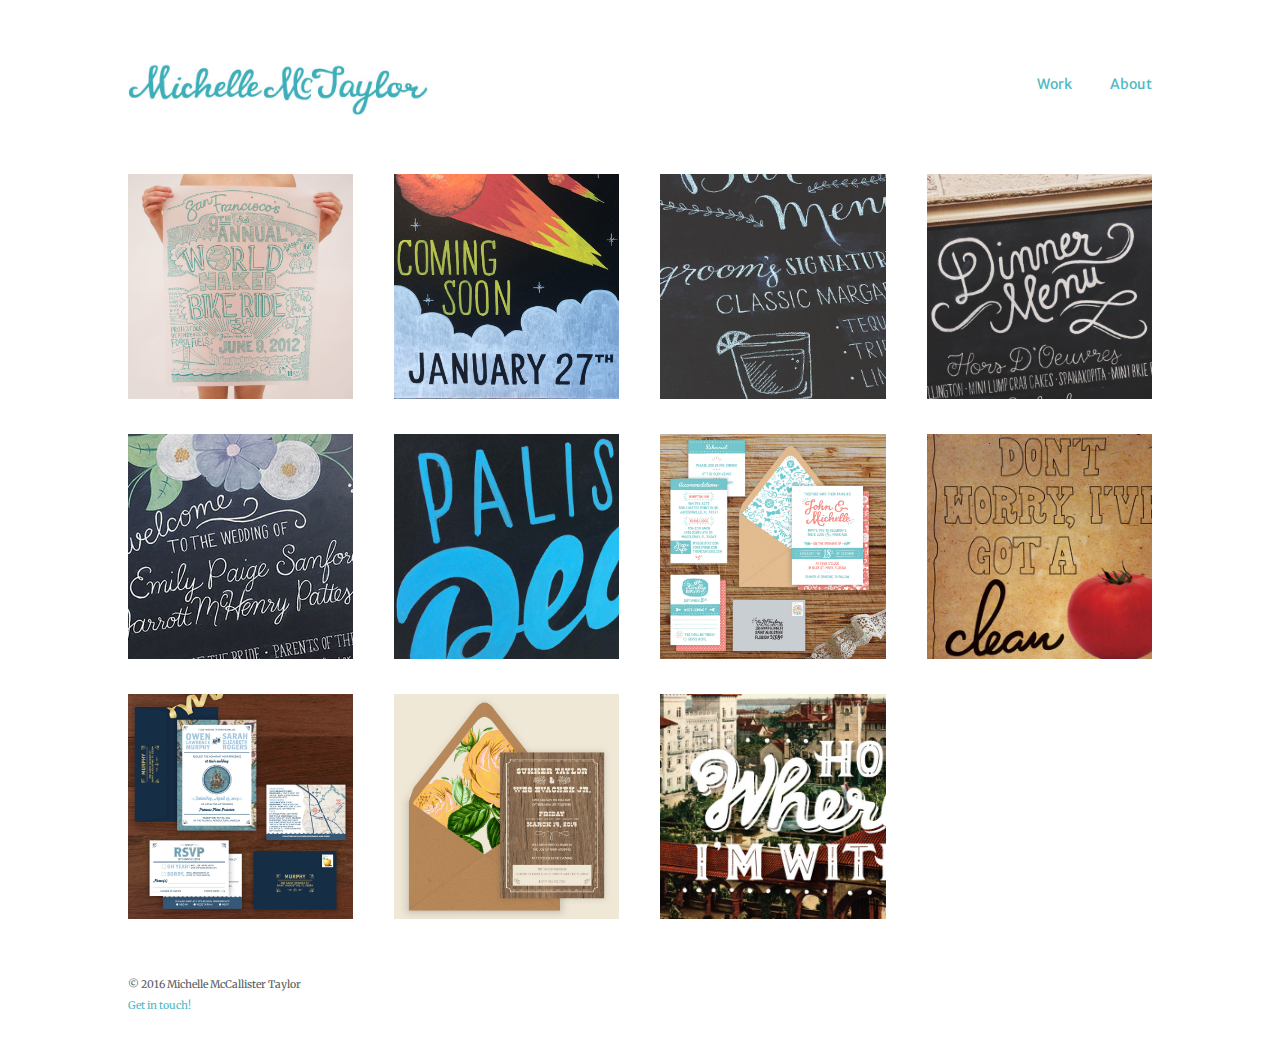
<file: index.html>
<!DOCTYPE html>
<html lang="en">
<head>

  <!-- Basic Page Needs
  –––––––––––––––––––––––––––––––––––––––––––––––––– -->
  <meta charset="utf-8">
  <title>Your page title here :)</title>
  <meta name="description" content="">
  <meta name="author" content="">

  <!-- Mobile Specific Metas
  –––––––––––––––––––––––––––––––––––––––––––––––––– -->
  <meta name="viewport" content="width=device-width, initial-scale=1">

  <!-- FONT
  –––––––––––––––––––––––––––––––––––––––––––––––––– -->
  <link href='https://fonts.googleapis.com/css?family=Merriweather:400,300,300italic,400italic,700,700italic,900,900italic' rel='stylesheet' type='text/css'>
  <link href='https://fonts.googleapis.com/css?family=Merriweather+Sans:400,300italic,300,400italic,700,700italic,800,800italic' rel='stylesheet' type='text/css'>

  <!-- CSS
  –––––––––––––––––––––––––––––––––––––––––––––––––– -->
  <link rel="stylesheet" href="css/normalize.css">
  <link rel="stylesheet" href="css/skeleton.css">
  <link rel="stylesheet" href="css/styles.css">

  <!-- Favicon
  –––––––––––––––––––––––––––––––––––––––––––––––––– -->
  <link rel="icon" type="image/png" href="images/favicon.png">

</head>
<body>
  <nav>
    <div class="container">
      <div class="row">
        <div class="six columns">
          <a href="index.html"><img src="./images/michmctaylor-logo.jpg" style="width: 300px; height: auto;"></img></a>
        </div>
        <div class="six columns">
          <ul>
            <li><a href="index.html">Work</a></li>
            <li><a href="about.html">About</a></li>
          </ul>
        </div>
      </div>
    </div>
  </nav>

  <!-- Primary Page Layout
  –––––––––––––––––––––––––––––––––––––––––––––––––– -->
  <div class="container">
    <div class="row pad">
      <div class="three columns">
        <a href="world-naked-bike-ride.html"><img src="./images/world-naked-bike-ride/wnbr-2.jpg" style="width: 100%; height: auto;"></a>
      </div>
      <div class="three columns">
        <a href="sumo-oranges.html"><img src="./images/sumo-oranges/sumo-oranges-main-1.jpg" style="width: 100%; height: auto;"></a>
      </div>
      <div class="three columns">
        <a href="mathews-wedding-chalkboards.html"><img src="./images/mathews-wedding-chalkboards/bar-menu-main-1.jpg" style="width: 100%; height: auto;"></a>
      </div>
      <div class="three columns">
        <a href="ramirez-wedding-chalkboards.html"><img src="./images/ramirez-wedding-chalkboards/dinner-menu-main-1.jpg" style="width: 100%; height: auto;"></a>
      </div>
    </div>
    <div class="row pad">
      <div class="three columns">
        <a href="patteson-wedding-chalkboards.html"><img src="./images/patteson-wedding-chalkboards/program-main-1.jpg" style="width: 100%; height: auto;"></a>
      </div>
      <div class="three columns">
        <a href="palisade-peaches.html"><img src="./images/palisade-peaches/palisade-peaches-main-1.jpg" style="width: 100%; height: auto;"></a>
      </div>
      <div class="three columns">
        <a href="the-mctaylors.html"><img src="./images/the-mctaylors/the-mctaylors-main-1.jpg" style="width: 100%; height: auto;"></a>
      </div>
      <div class="three columns">
        <a href="go-local-campaign.html"><img src="./images/go-local-campaign/go-local-campaign-main-1.jpg" style="width: 100%; height: auto;"></a>
      </div>
    </div>
    <div class="row pad">
      <div class="three columns">
        <a href="the-murphys.html"><img src="./images/the-murphys/the-murphys-main-1.jpg" style="width: 100%; height: auto;"></a>
      </div>
      <div class="three columns">
        <a href="the-evacheks.html"><img src="./images/the-evacheks/the-evacheks-main-1.jpg" style="width: 100%; height: auto;"></a>
      </div>
      <div class="three columns">
        <a href="home.html"><img src="./images/home/home-main-1.jpg" style="width: 100%; height: auto;"></a>
      </div>
    </div>
  </div>

  <footer>
    <div class="container">
      <div class="row">
        <div class="twelve columns">
          <p>&#169; 2016 Michelle McCallister Taylor<br/>
          <a href="mailto:michmctaylor@gmail.com">Get in touch!</a></p>
        </div>
      </div>
    </div>
  </footer>

<!-- End Document
  –––––––––––––––––––––––––––––––––––––––––––––––––– -->
</body>
</html>
</file>
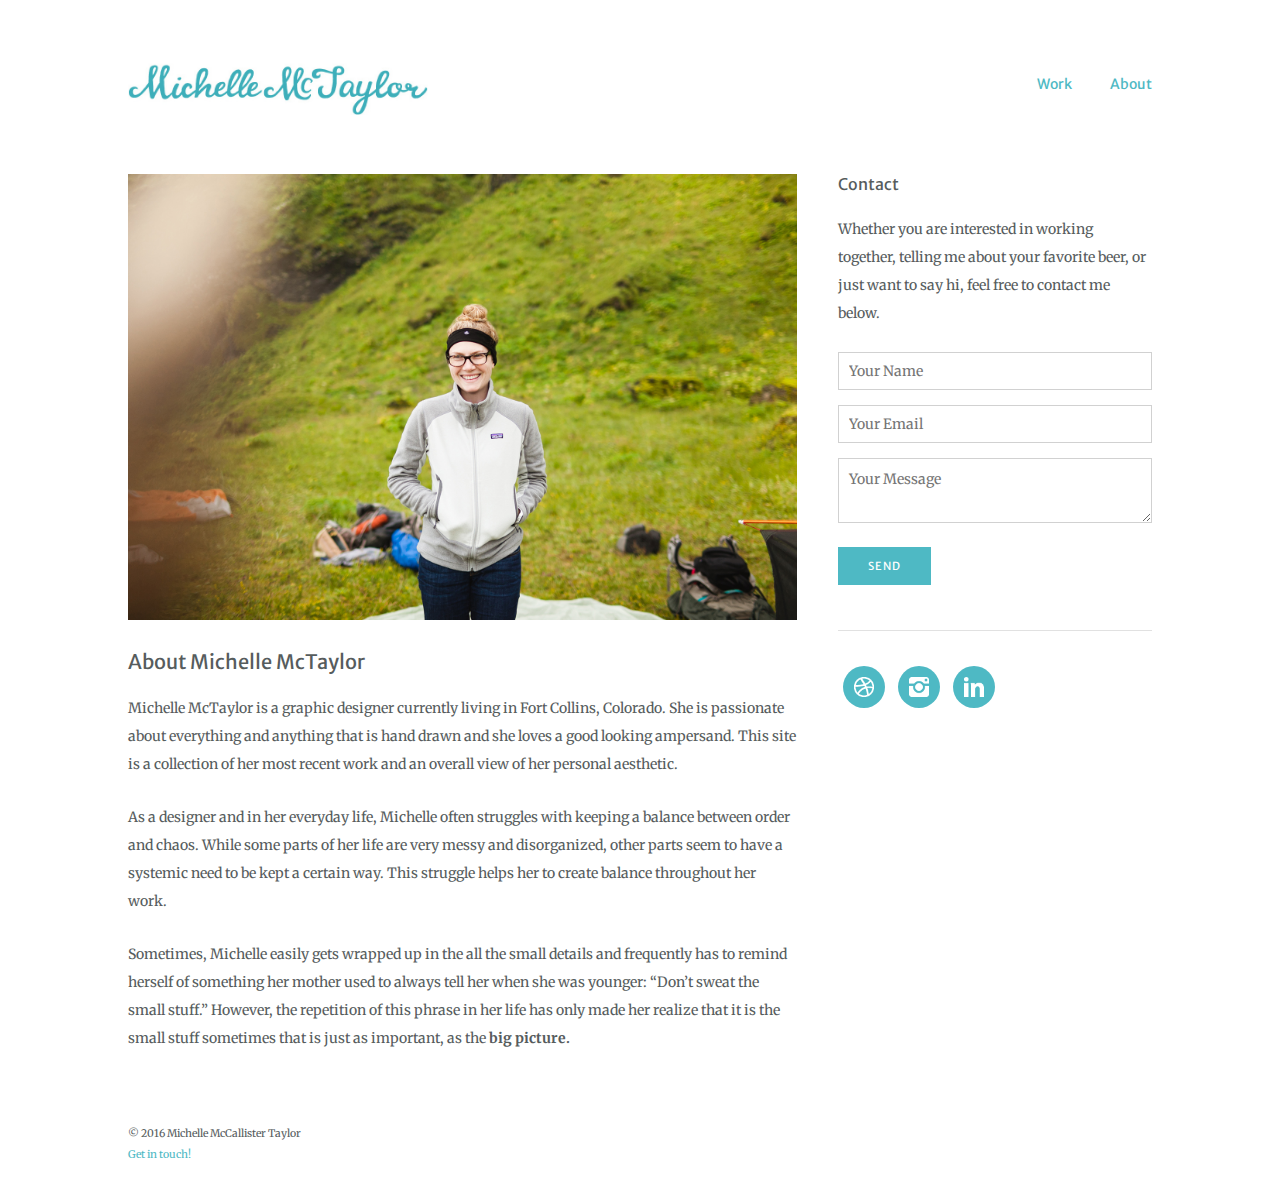
<file: about.html>
<!DOCTYPE html>
<html lang="en">
<head>

  <!-- Basic Page Needs  -->
  <meta charset="utf-8">
  <title>Your page title here :)</title>
  <meta name="description" content="">
  <meta name="author" content="">

  <!-- Mobile Specific Metas  -->
  <meta name="viewport" content="width=device-width, initial-scale=1">

  <!-- FONT  -->
  <link href='https://fonts.googleapis.com/css?family=Merriweather:400,300,300italic,400italic,700,700italic,900,900italic' rel='stylesheet' type='text/css'>
  <link href='https://fonts.googleapis.com/css?family=Merriweather+Sans:400,300italic,300,400italic,700,700italic,800,800italic' rel='stylesheet' type='text/css'>

  <!-- CSS  -->
  <link rel="stylesheet" href="css/normalize.css">
  <link rel="stylesheet" href="css/skeleton.css">
  <link rel="stylesheet" href="css/styles.css">

  <!-- Favicon  -->
  <link rel="icon" type="image/png" href="images/favicon.png">

</head>
<body>
  <nav>
    <div class="container">
      <div class="row">
        <div class="six columns">
          <a href="index.html"><img src="./images/michmctaylor-logo.jpg" style="width: 300px; height: auto;"></img></a>
        </div>
        <div class="six columns">
          <ul>
            <li><a href="index.html">Work</a></li>
            <li><a href="about.html">About</a></li>
          </ul>
        </div>
      </div>
    </div>
  </nav>

  <!-- Primary Page Layout -->
  <div class="container about">
    <div class="row pad">
      <div class="eight columns">
        <img src="./images/me-1.jpg" style="width: 100%; height: auto;">
        <h2>About Michelle McTaylor</h2>
        <p>Michelle McTaylor is a graphic designer currently living in Fort Collins, Colorado. She is passionate about everything and anything that is hand drawn and she loves a good looking ampersand. This site is a collection of her most recent work and an overall view of her personal aesthetic. </p>
        <p>As a designer and in her everyday life, Michelle often struggles with keeping a balance between order and chaos. While some parts of her life are very messy and disorganized, other parts seem to have a systemic need to be kept a certain way. This struggle helps her to create balance throughout her work.</p>
        <p>Sometimes, Michelle easily gets wrapped up in the all the small details and frequently has to remind herself of something her mother used to always tell her when she was younger: “Don’t sweat the small stuff.” However, the repetition of this phrase in her life has only made her realize that it is the small stuff sometimes that is just as important, as the <strong>big picture.</strong></p>
      </div>

      <div class="four columns contact">
        <!-- Contact Us -->
        <h3>Contact</h3>
        <p>Whether you are interested in working together, telling me about your favorite beer, or just want to say hi, feel free to contact me below.
        <form action="//formspree.io/michmctaylor@gmail.com" method="POST">
            <input type="text" name="name" placeholder="Your Name" required>
            <input type="email" name="_replyto" placeholder="Your Email" required>
            <textarea name="message" placeholder="Your Message" required></textarea>
            <input type="submit" value="Send">
        </form>
        <hr>
        <ul class="social">
          <a href="https://dribbble.com/mmctaylor"><li><img src="./images/dribbble-icon.png"></li></a>
          <a href="https://www.instagram.com/michmctaylor/"><li><img src="./images/instagram-icon.png"></li></a>
          <a href="https://www.linkedin.com/in/michelle-taylor-191b70100"><li><img src="./images/linkedin-icon.png"></li></a>
        </ul>
      </div>
    </div>
  </div>
  <footer>
    <div class="container">
      <div class="row">
        <div class="twelve columns">
          <p>&#169; 2016 Michelle McCallister Taylor<br/>
          <a href="mailto:michmctaylor@gmail.com">Get in touch!</a></p>
        </div>
      </div>
    </div>
  </footer>

<!-- End Document -->
</body>
</html>
</file>
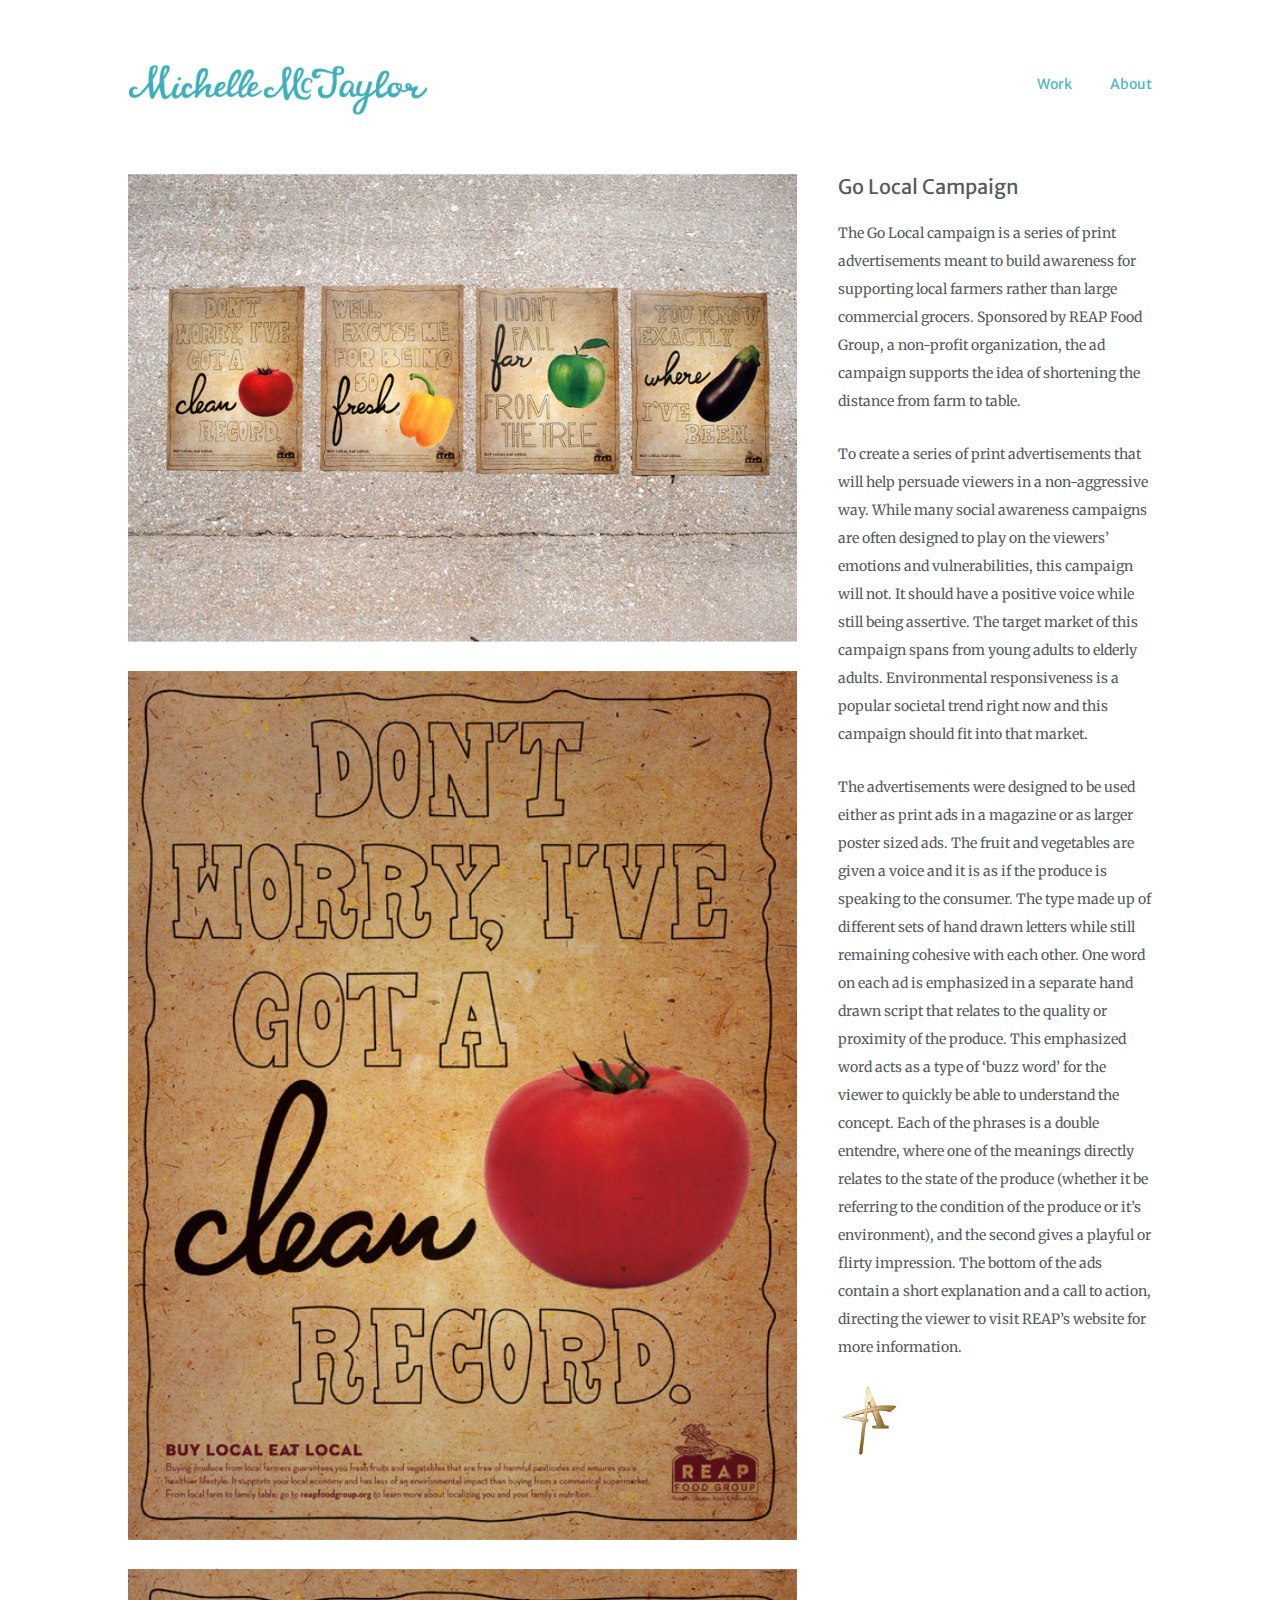
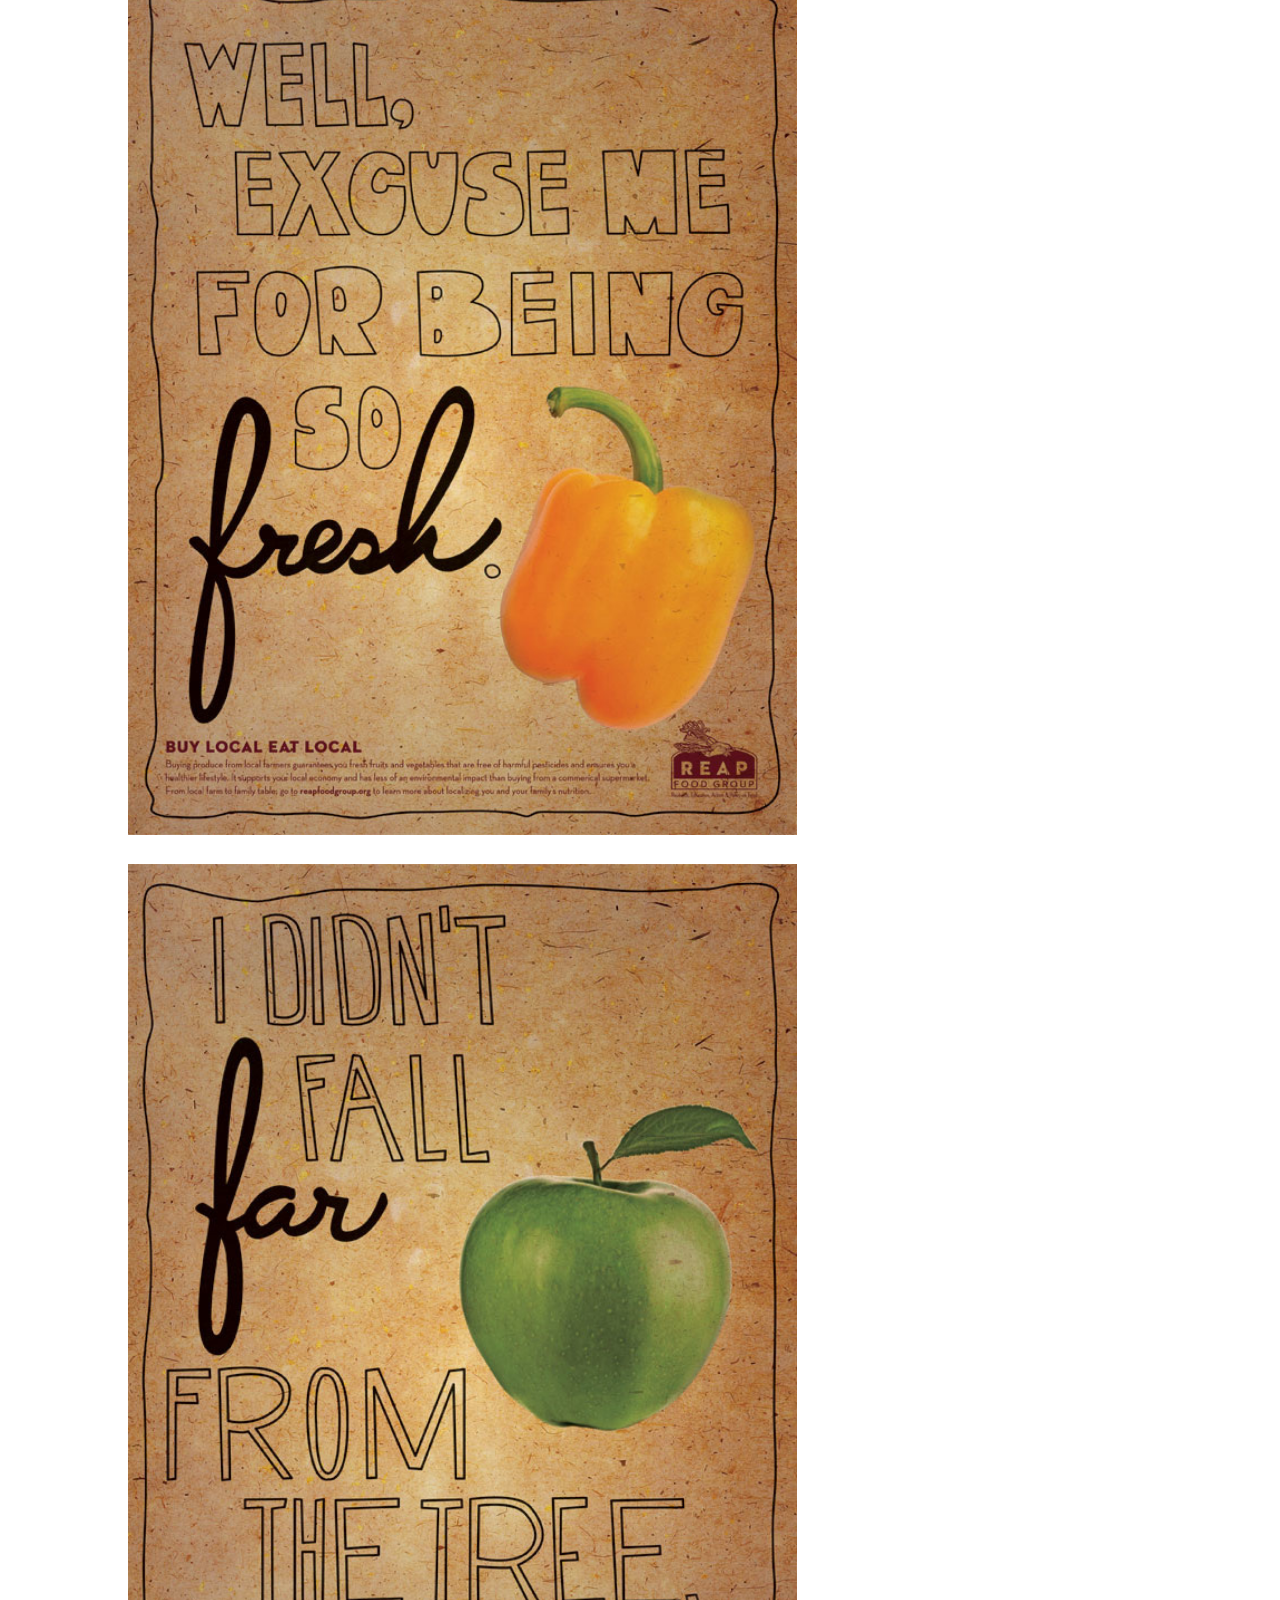
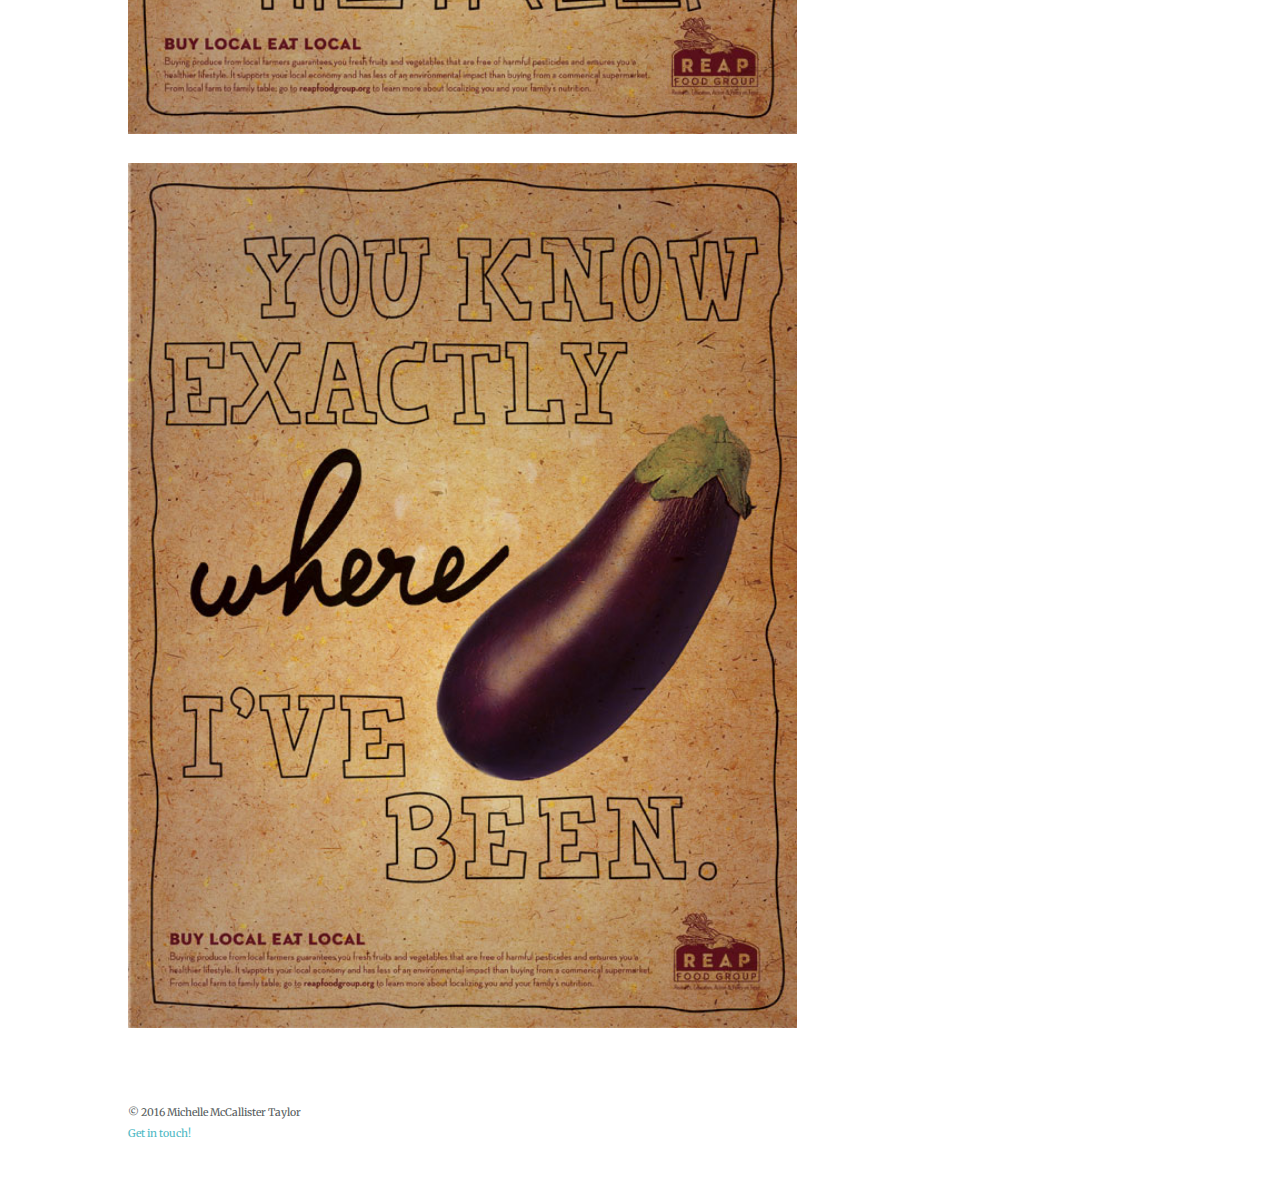
<file: go-local-campaign.html>
<!DOCTYPE html>
<html lang="en">
<head>

  <!-- Basic Page Needs  -->
  <meta charset="utf-8">
  <title>Your page title here :)</title>
  <meta name="description" content="">
  <meta name="author" content="">

  <!-- Mobile Specific Metas  -->
  <meta name="viewport" content="width=device-width, initial-scale=1">

  <!-- FONT  -->
  <link href='https://fonts.googleapis.com/css?family=Merriweather:400,300,300italic,400italic,700,700italic,900,900italic' rel='stylesheet' type='text/css'>
  <link href='https://fonts.googleapis.com/css?family=Merriweather+Sans:400,300italic,300,400italic,700,700italic,800,800italic' rel='stylesheet' type='text/css'>

  <!-- CSS  -->
  <link rel="stylesheet" href="css/normalize.css">
  <link rel="stylesheet" href="css/skeleton.css">
  <link rel="stylesheet" href="css/styles.css">

  <!-- Favicon  -->
  <link rel="icon" type="image/png" href="images/favicon.png">

</head>
<body>
  <nav>
    <div class="container">
      <div class="row">
        <div class="six columns">
          <a href="index.html"><img src="./images/michmctaylor-logo.jpg" style="width: 300px; height: auto;"></img></a>
        </div>
        <div class="six columns">
          <ul>
            <li><a href="index.html">Work</a></li>
            <li><a href="about.html">About</a></li>
          </ul>
        </div>
      </div>
    </div>
  </nav>

  <!-- Primary Page Layout -->
  <div class="container about">
    <div class="row pad">
      <div class="eight columns">
        <img src="./images/go-local-campaign/go-local-campaign-1.jpg" style="width: 100%; height: auto;">
        <img src="./images/go-local-campaign/go-local-campaign-2.jpg" style="width: 100%; height: auto;">
        <img src="./images/go-local-campaign/go-local-campaign-3.jpg" style="width: 100%; height: auto;">
        <img src="./images/go-local-campaign/go-local-campaign-4.jpg" style="width: 100%; height: auto;">
        <img src="./images/go-local-campaign/go-local-campaign-5.jpg" style="width: 100%; height: auto;">
      </div>

      <div class="four columns contact">
        <!-- Contact Us -->
        <h2>Go Local Campaign</h2>
        <p>The Go Local campaign is a series of print advertisements meant to build awareness for supporting local farmers rather than large commercial grocers. Sponsored by REAP Food Group, a non-profit organization, the ad campaign supports the idea of shortening the distance from farm to table.</p>
        <p>To create a series of print advertisements that will help persuade viewers in a non-aggressive way. While many social awareness campaigns are often designed to play on the viewers’ emotions and vulnerabilities, this campaign will not. It should have a positive voice while still being assertive. The target market of this campaign spans from young adults to elderly adults. Environmental responsiveness is a popular societal trend right now and this campaign should fit into that market.</p>
        <p>The advertisements were designed to be used either as print ads in a magazine or as larger poster sized ads. The fruit and vegetables are given a voice and it is as if the produce is speaking to the consumer. The type made up of different sets of hand drawn letters while still remaining cohesive with each other. One word on each ad is emphasized in a separate hand drawn script that relates to the quality or proximity of the produce. This emphasized word acts as a type of ‘buzz word’ for the viewer to quickly be able to understand the concept. Each of the phrases is a double entendre, where one of the meanings directly relates to the state of the produce (whether it be referring to the condition of the produce or it’s environment), and the second gives a playful or flirty impression. The bottom of the ads contain a short explanation and a call to action, directing the viewer to visit REAP’s website for more information.</p>
        <img src="./images/go-local-campaign/addy.png" style="width: 20%; height: auto;">
      </div>
    </div>
  </div>
  </div>
  <footer>
    <div class="container">
      <div class="row">
        <div class="twelve columns">
          <p>&#169; 2016 Michelle McCallister Taylor<br/>
          <a href="mailto:michmctaylor@gmail.com">Get in touch!</a></p>
        </div>
      </div>
    </div>
  </footer>

<!-- End Document -->
</body>
</html>
</file>
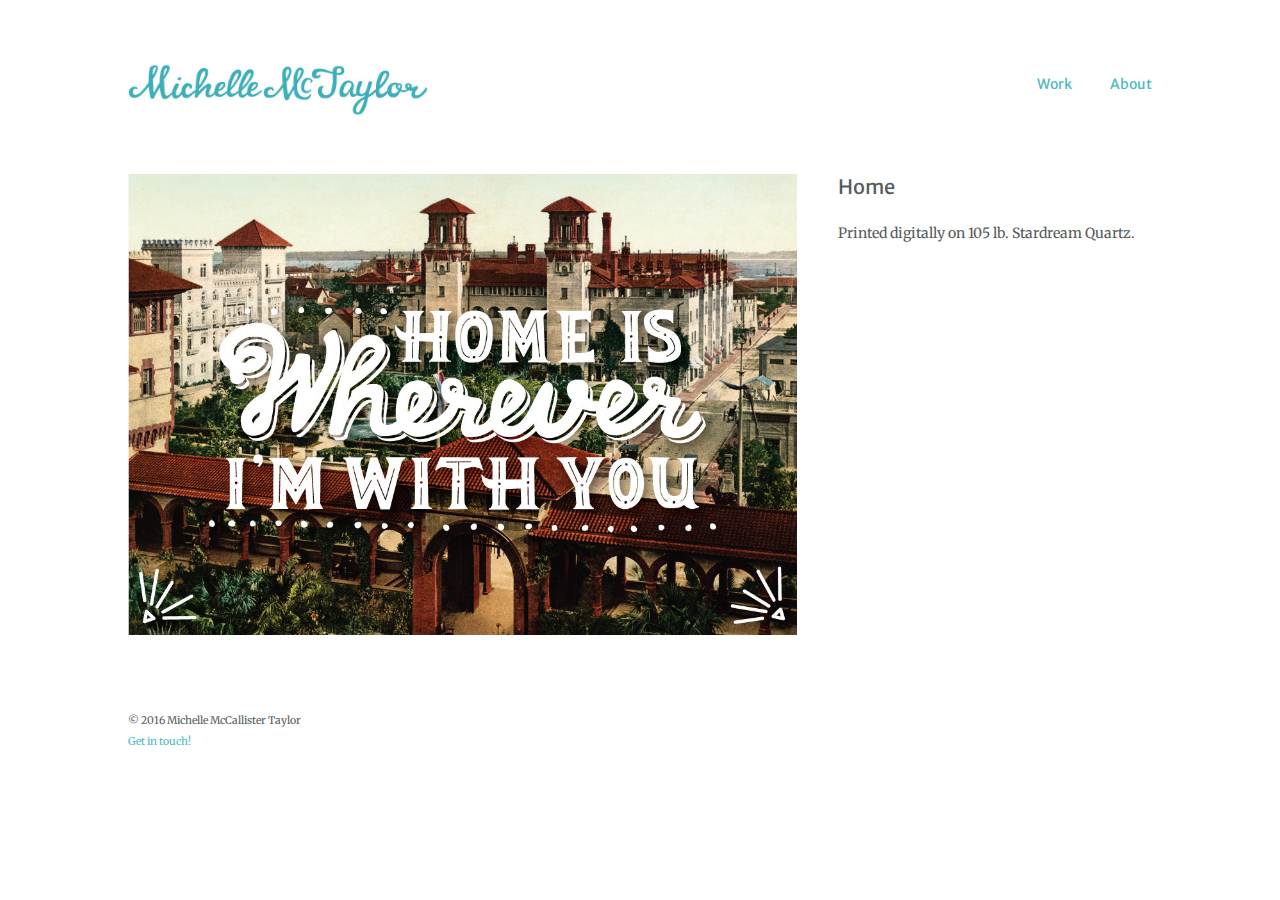
<file: home.html>
<!DOCTYPE html>
<html lang="en">
<head>

  <!-- Basic Page Needs  -->
  <meta charset="utf-8">
  <title>Your page title here :)</title>
  <meta name="description" content="">
  <meta name="author" content="">

  <!-- Mobile Specific Metas  -->
  <meta name="viewport" content="width=device-width, initial-scale=1">

  <!-- FONT  -->
  <link href='https://fonts.googleapis.com/css?family=Merriweather:400,300,300italic,400italic,700,700italic,900,900italic' rel='stylesheet' type='text/css'>
  <link href='https://fonts.googleapis.com/css?family=Merriweather+Sans:400,300italic,300,400italic,700,700italic,800,800italic' rel='stylesheet' type='text/css'>

  <!-- CSS  -->
  <link rel="stylesheet" href="css/normalize.css">
  <link rel="stylesheet" href="css/skeleton.css">
  <link rel="stylesheet" href="css/styles.css">

  <!-- Favicon  -->
  <link rel="icon" type="image/png" href="images/favicon.png">

</head>
<body>
  <nav>
    <div class="container">
      <div class="row">
        <div class="six columns">
          <a href="index.html"><img src="./images/michmctaylor-logo.jpg" style="width: 300px; height: auto;"></img></a>
        </div>
        <div class="six columns">
          <ul>
            <li><a href="index.html">Work</a></li>
            <li><a href="about.html">About</a></li>
          </ul>
        </div>
      </div>
    </div>
  </nav>

  <!-- Primary Page Layout -->
  <div class="container about">
    <div class="row pad">
      <div class="eight columns">
        <img src="./images/home/home-1.jpg" style="width: 100%; height: auto;">
      </div>

      <div class="four columns contact">
        <!-- Contact Us -->
        <h2>Home</h2>
        <p>Printed digitally on 105 lb. Stardream Quartz.</p>
      </div>
    </div>
  </div>
  </div>
  <footer>
    <div class="container">
      <div class="row">
        <div class="twelve columns">
          <p>&#169; 2016 Michelle McCallister Taylor<br/>
          <a href="mailto:michmctaylor@gmail.com">Get in touch!</a></p>
        </div>
      </div>
    </div>
  </footer>

<!-- End Document -->
</body>
</html>
</file>
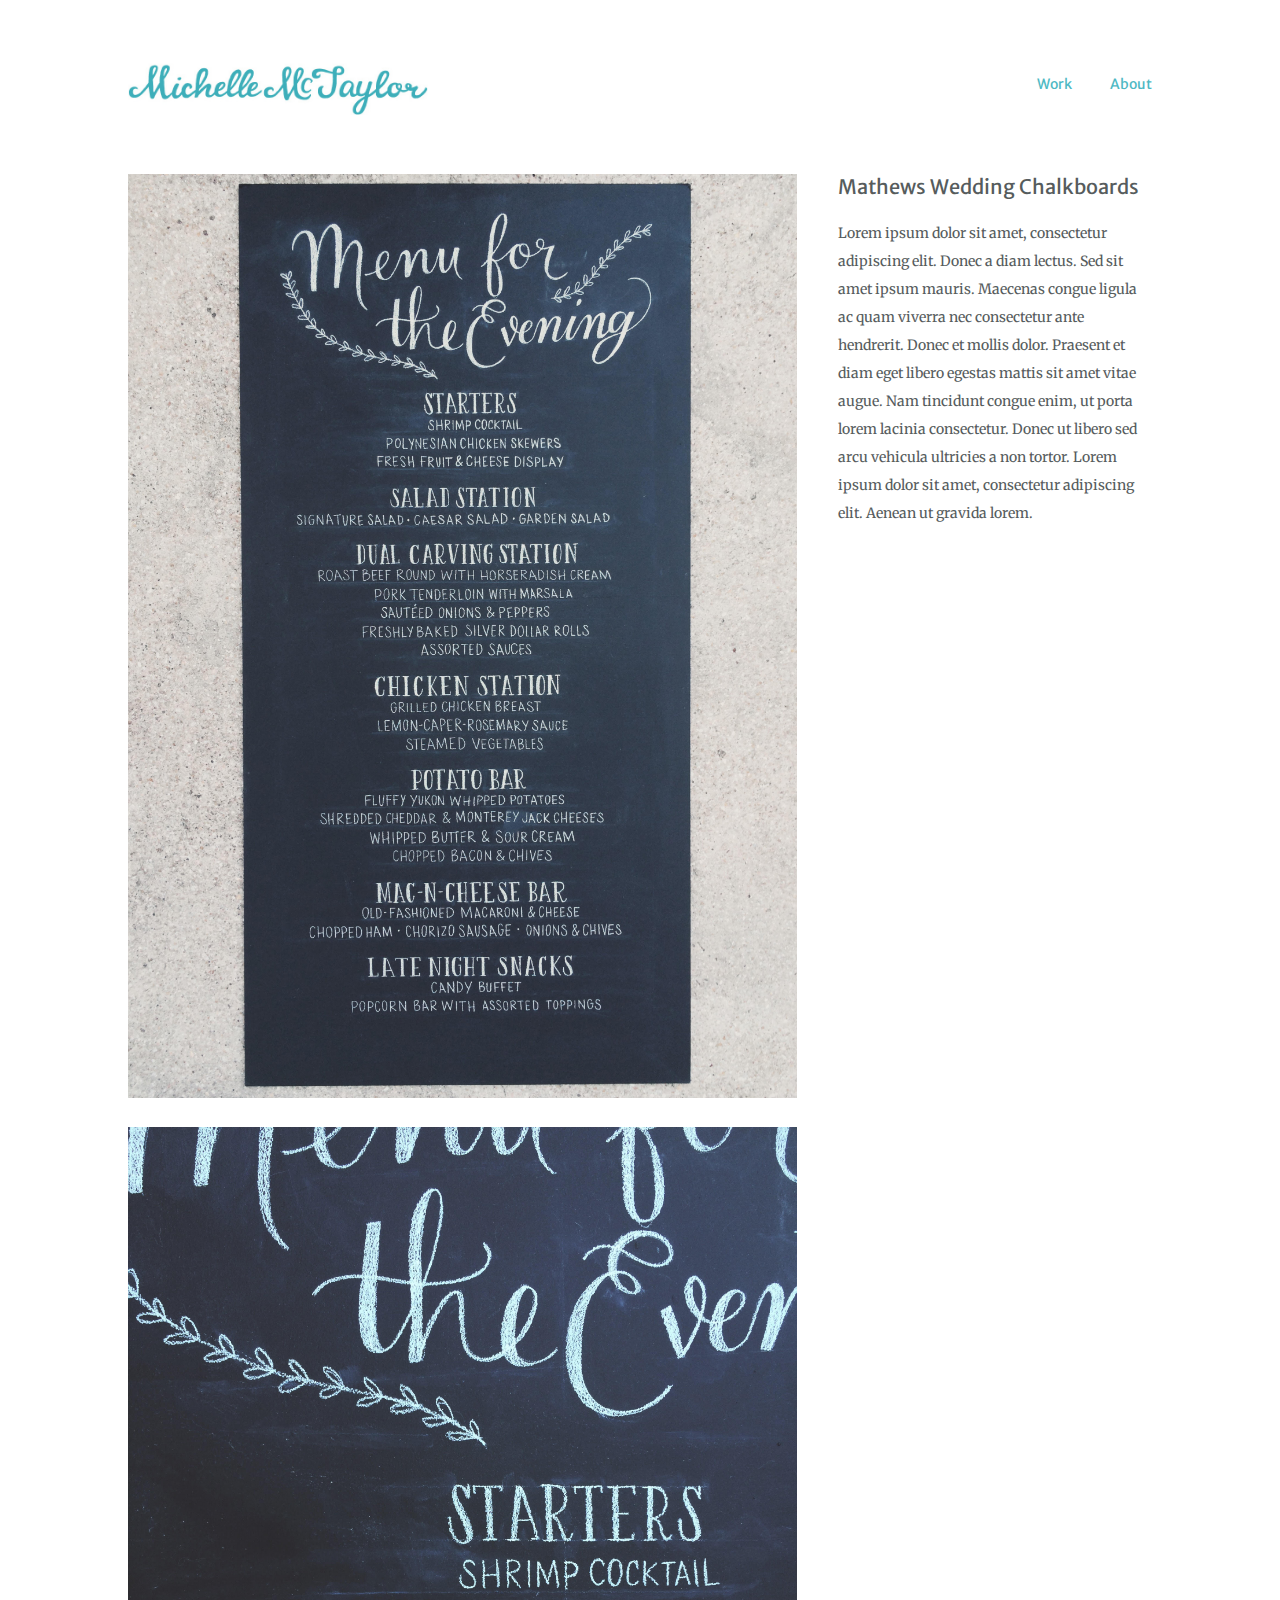
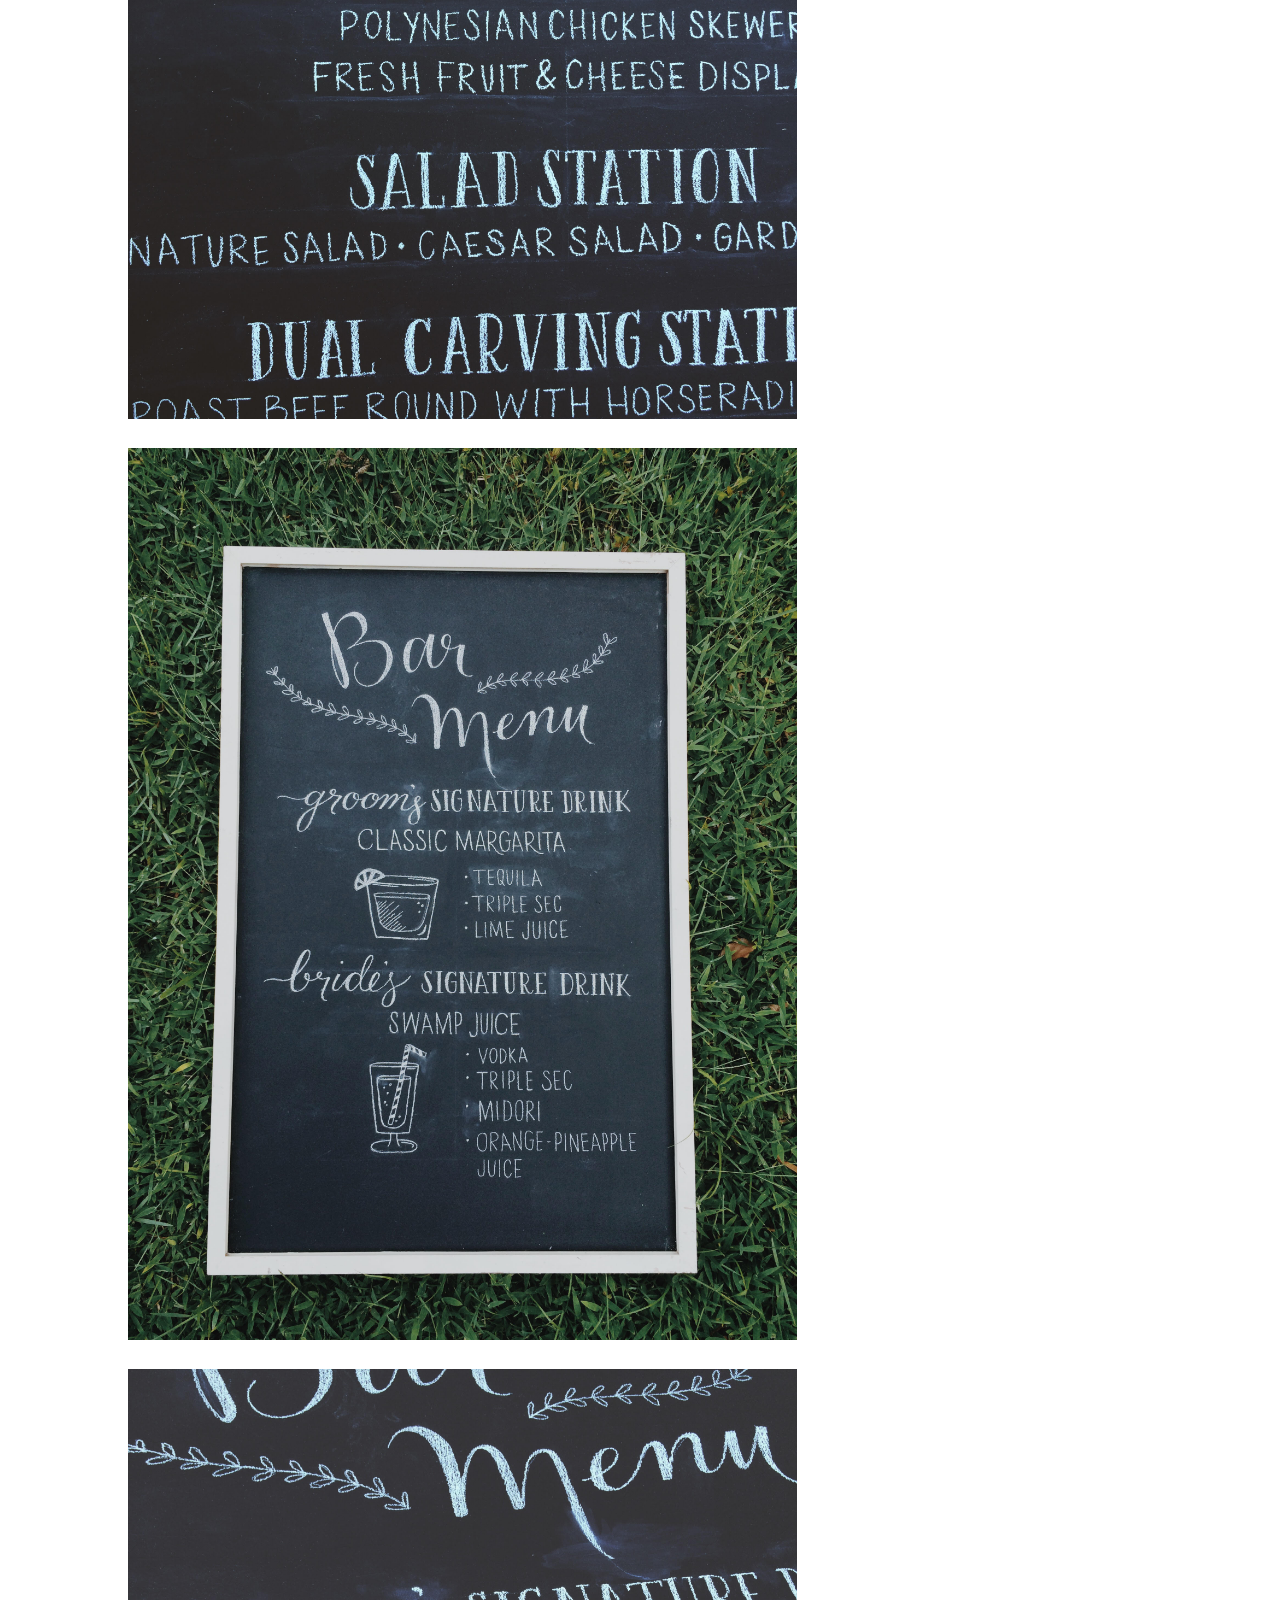
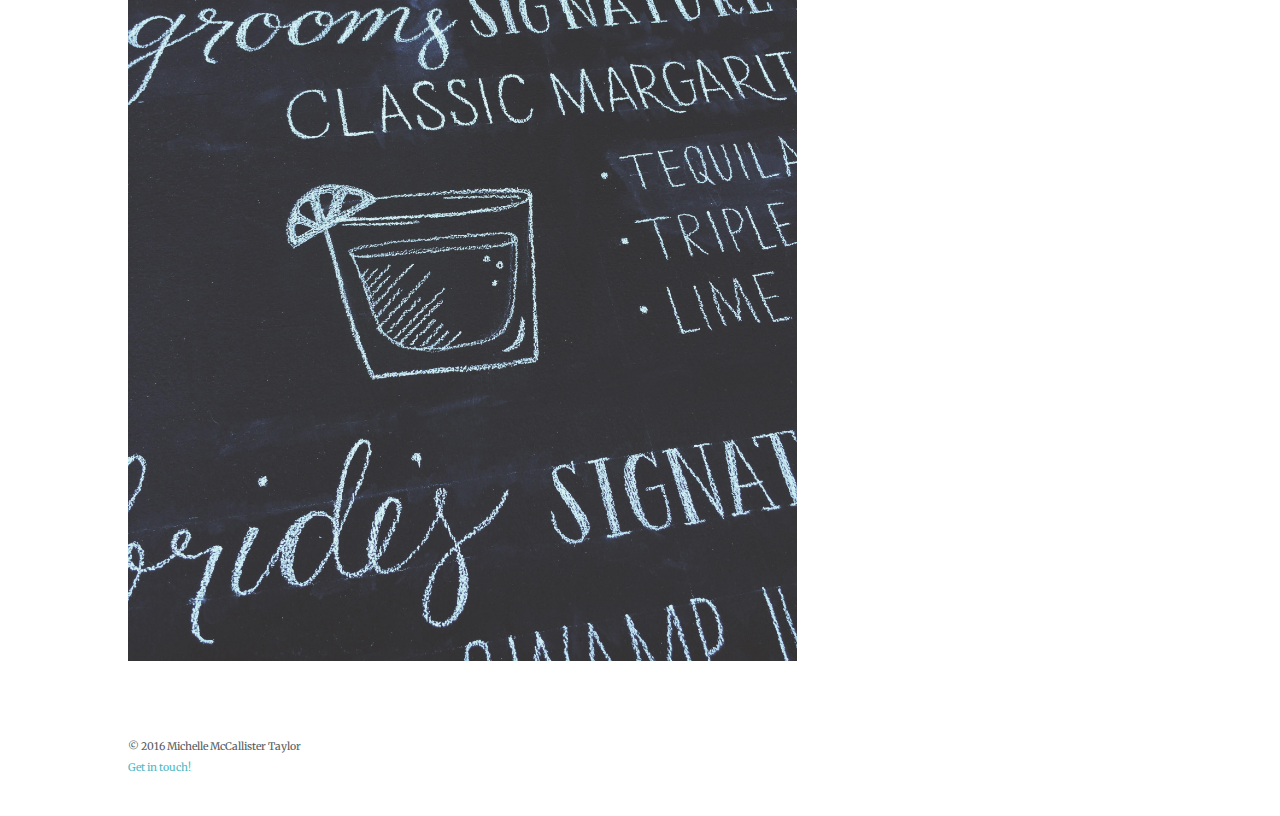
<file: mathews-wedding-chalkboards.html>
<!DOCTYPE html>
<html lang="en">
<head>

  <!-- Basic Page Needs  -->
  <meta charset="utf-8">
  <title>Your page title here :)</title>
  <meta name="description" content="">
  <meta name="author" content="">

  <!-- Mobile Specific Metas  -->
  <meta name="viewport" content="width=device-width, initial-scale=1">

  <!-- FONT  -->
  <link href='https://fonts.googleapis.com/css?family=Merriweather:400,300,300italic,400italic,700,700italic,900,900italic' rel='stylesheet' type='text/css'>
  <link href='https://fonts.googleapis.com/css?family=Merriweather+Sans:400,300italic,300,400italic,700,700italic,800,800italic' rel='stylesheet' type='text/css'>

  <!-- CSS  -->
  <link rel="stylesheet" href="css/normalize.css">
  <link rel="stylesheet" href="css/skeleton.css">
  <link rel="stylesheet" href="css/styles.css">

  <!-- Favicon  -->
  <link rel="icon" type="image/png" href="images/favicon.png">

</head>
<body>
  <nav>
    <div class="container">
      <div class="row">
        <div class="six columns">
          <a href="index.html"><img src="./images/michmctaylor-logo.jpg" style="width: 300px; height: auto;"></img></a>
        </div>
        <div class="six columns">
          <ul>
            <li><a href="index.html">Work</a></li>
            <li><a href="about.html">About</a></li>
          </ul>
        </div>
      </div>
    </div>
  </nav>

  <!-- Primary Page Layout -->
  <div class="container about">
    <div class="row pad">
      <div class="eight columns">
        <img src="./images/mathews-wedding-chalkboards/dinner-menu-1.jpg" style="width: 100%; height: auto;">
        <img src="./images/mathews-wedding-chalkboards/dinner-menu-detail-1.jpg" style="width: 100%; height: auto;">
        <img src="./images/mathews-wedding-chalkboards/bar-menu-1.jpg" style="width: 100%; height: auto;">
        <img src="./images/mathews-wedding-chalkboards/bar-menu-detail-1.jpg" style="width: 100%; height: auto;">
      </div>

      <div class="four columns contact">
        <!-- Contact Us -->
        <h2>Mathews Wedding Chalkboards</h2>
        <p>Lorem ipsum dolor sit amet, consectetur adipiscing elit. Donec a diam lectus. Sed sit amet ipsum mauris. Maecenas congue ligula ac quam viverra nec consectetur ante hendrerit. Donec et mollis dolor. Praesent et diam eget libero egestas mattis sit amet vitae augue. Nam tincidunt congue enim, ut porta lorem lacinia consectetur. Donec ut libero sed arcu vehicula ultricies a non tortor. Lorem ipsum dolor sit amet, consectetur adipiscing elit. Aenean ut gravida lorem.</p>
      </div>
    </div>
  </div>
  </div>
  <footer>
    <div class="container">
      <div class="row">
        <div class="twelve columns">
          <p>&#169; 2016 Michelle McCallister Taylor<br/>
          <a href="mailto:michmctaylor@gmail.com">Get in touch!</a></p>
        </div>
      </div>
    </div>
  </footer>

<!-- End Document -->
</body>
</html>
</file>
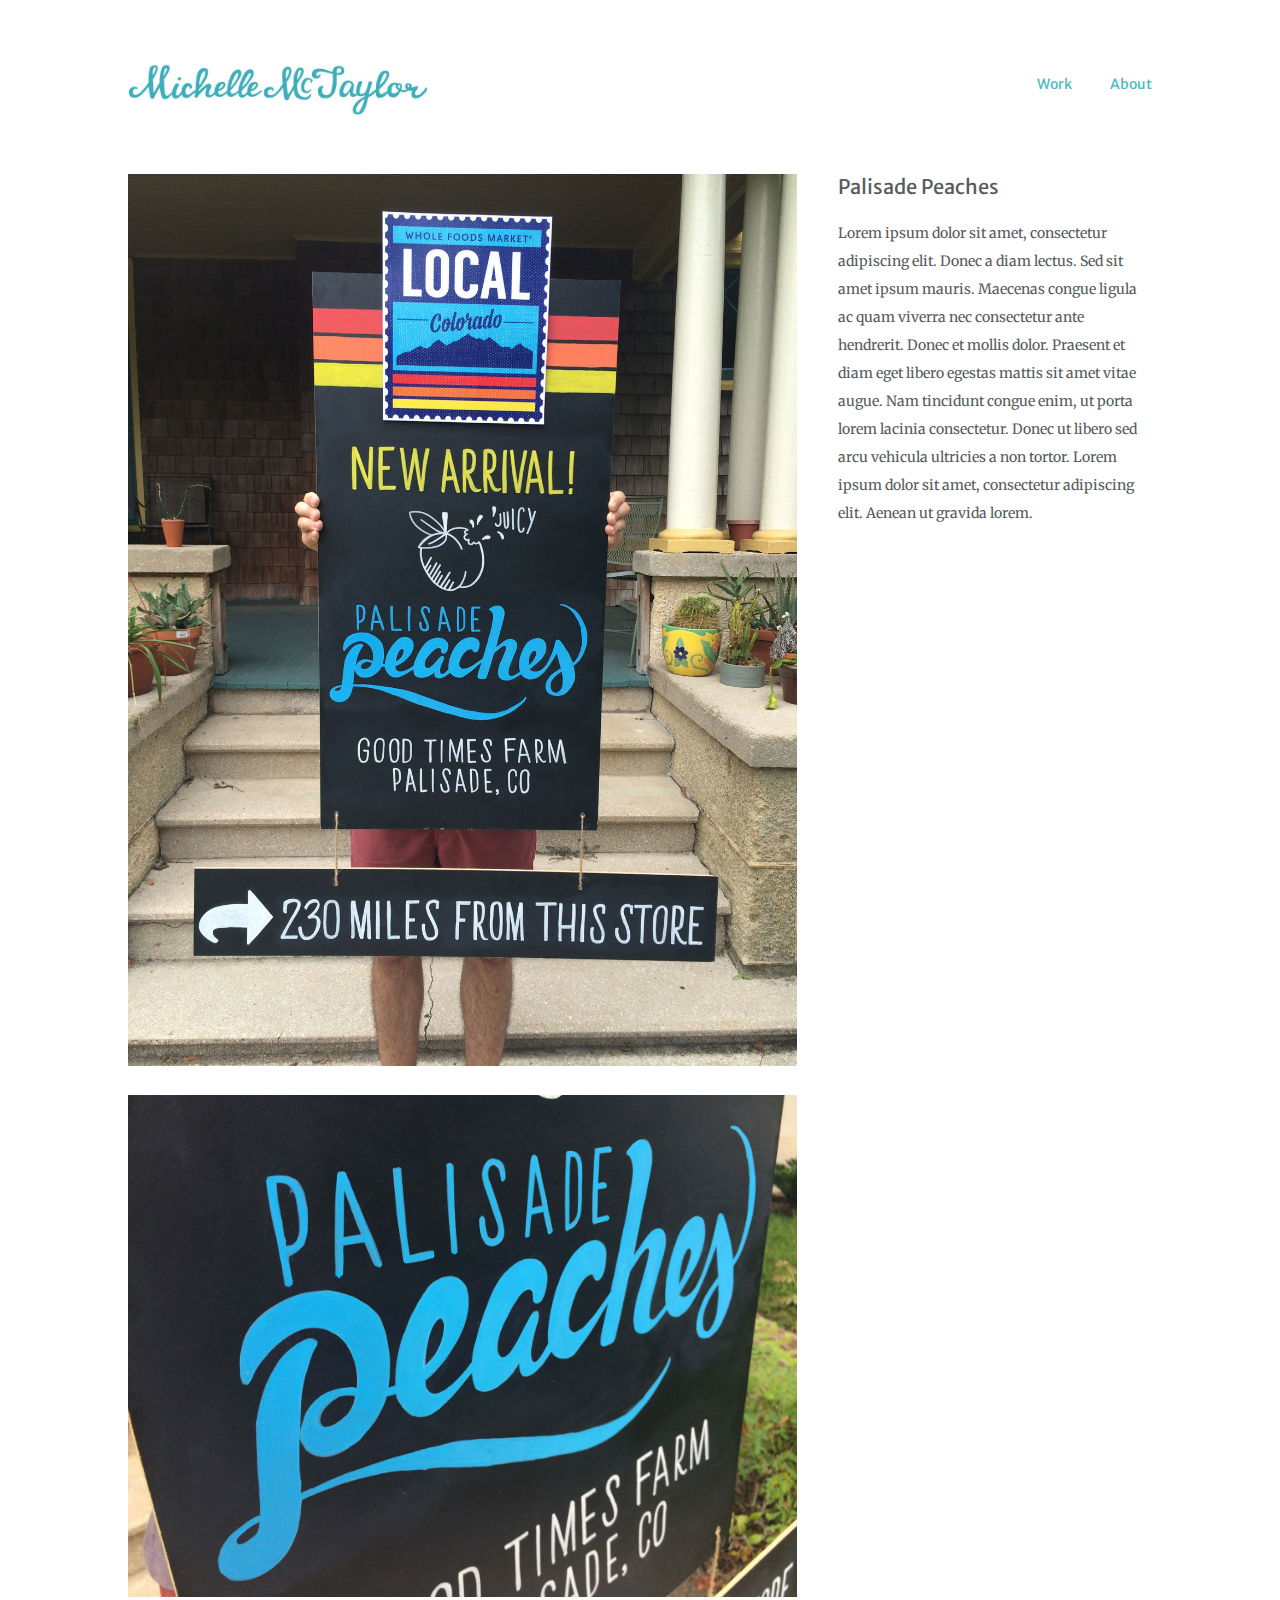
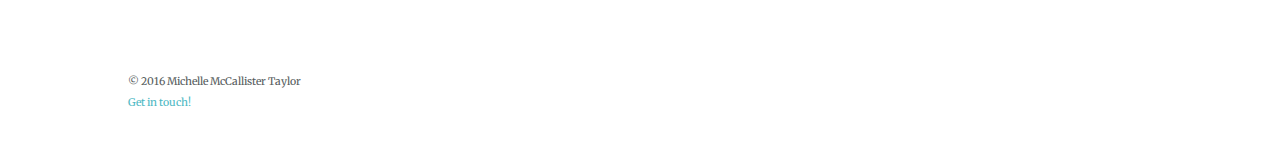
<file: palisade-peaches.html>
<!DOCTYPE html>
<html lang="en">
<head>

  <!-- Basic Page Needs  -->
  <meta charset="utf-8">
  <title>Your page title here :)</title>
  <meta name="description" content="">
  <meta name="author" content="">

  <!-- Mobile Specific Metas  -->
  <meta name="viewport" content="width=device-width, initial-scale=1">

  <!-- FONT  -->
  <link href='https://fonts.googleapis.com/css?family=Merriweather:400,300,300italic,400italic,700,700italic,900,900italic' rel='stylesheet' type='text/css'>
  <link href='https://fonts.googleapis.com/css?family=Merriweather+Sans:400,300italic,300,400italic,700,700italic,800,800italic' rel='stylesheet' type='text/css'>

  <!-- CSS  -->
  <link rel="stylesheet" href="css/normalize.css">
  <link rel="stylesheet" href="css/skeleton.css">
  <link rel="stylesheet" href="css/styles.css">

  <!-- Favicon  -->
  <link rel="icon" type="image/png" href="images/favicon.png">

</head>
<body>
  <nav>
    <div class="container">
      <div class="row">
        <div class="six columns">
          <a href="index.html"><img src="./images/michmctaylor-logo.jpg" style="width: 300px; height: auto;"></img></a>
        </div>
        <div class="six columns">
          <ul>
            <li><a href="index.html">Work</a></li>
            <li><a href="about.html">About</a></li>
          </ul>
        </div>
      </div>
    </div>
  </nav>

  <!-- Primary Page Layout -->
  <div class="container about">
    <div class="row pad">
      <div class="eight columns">
        <img src="./images/palisade-peaches/palisade-peaches-1.jpg" style="width: 100%; height: auto;">
        <img src="./images/palisade-peaches/palisade-peaches-detail-1.jpg" style="width: 100%; height: auto;">
      </div>

      <div class="four columns contact">
        <!-- Contact Us -->
        <h2>Palisade Peaches</h2>
        <p>Lorem ipsum dolor sit amet, consectetur adipiscing elit. Donec a diam lectus. Sed sit amet ipsum mauris. Maecenas congue ligula ac quam viverra nec consectetur ante hendrerit. Donec et mollis dolor. Praesent et diam eget libero egestas mattis sit amet vitae augue. Nam tincidunt congue enim, ut porta lorem lacinia consectetur. Donec ut libero sed arcu vehicula ultricies a non tortor. Lorem ipsum dolor sit amet, consectetur adipiscing elit. Aenean ut gravida lorem.</p>
      </div>
    </div>
  </div>
  </div>
  <footer>
    <div class="container">
      <div class="row">
        <div class="twelve columns">
          <p>&#169; 2016 Michelle McCallister Taylor<br/>
          <a href="mailto:michmctaylor@gmail.com">Get in touch!</a></p>
        </div>
      </div>
    </div>
  </footer>

<!-- End Document -->
</body>
</html>
</file>
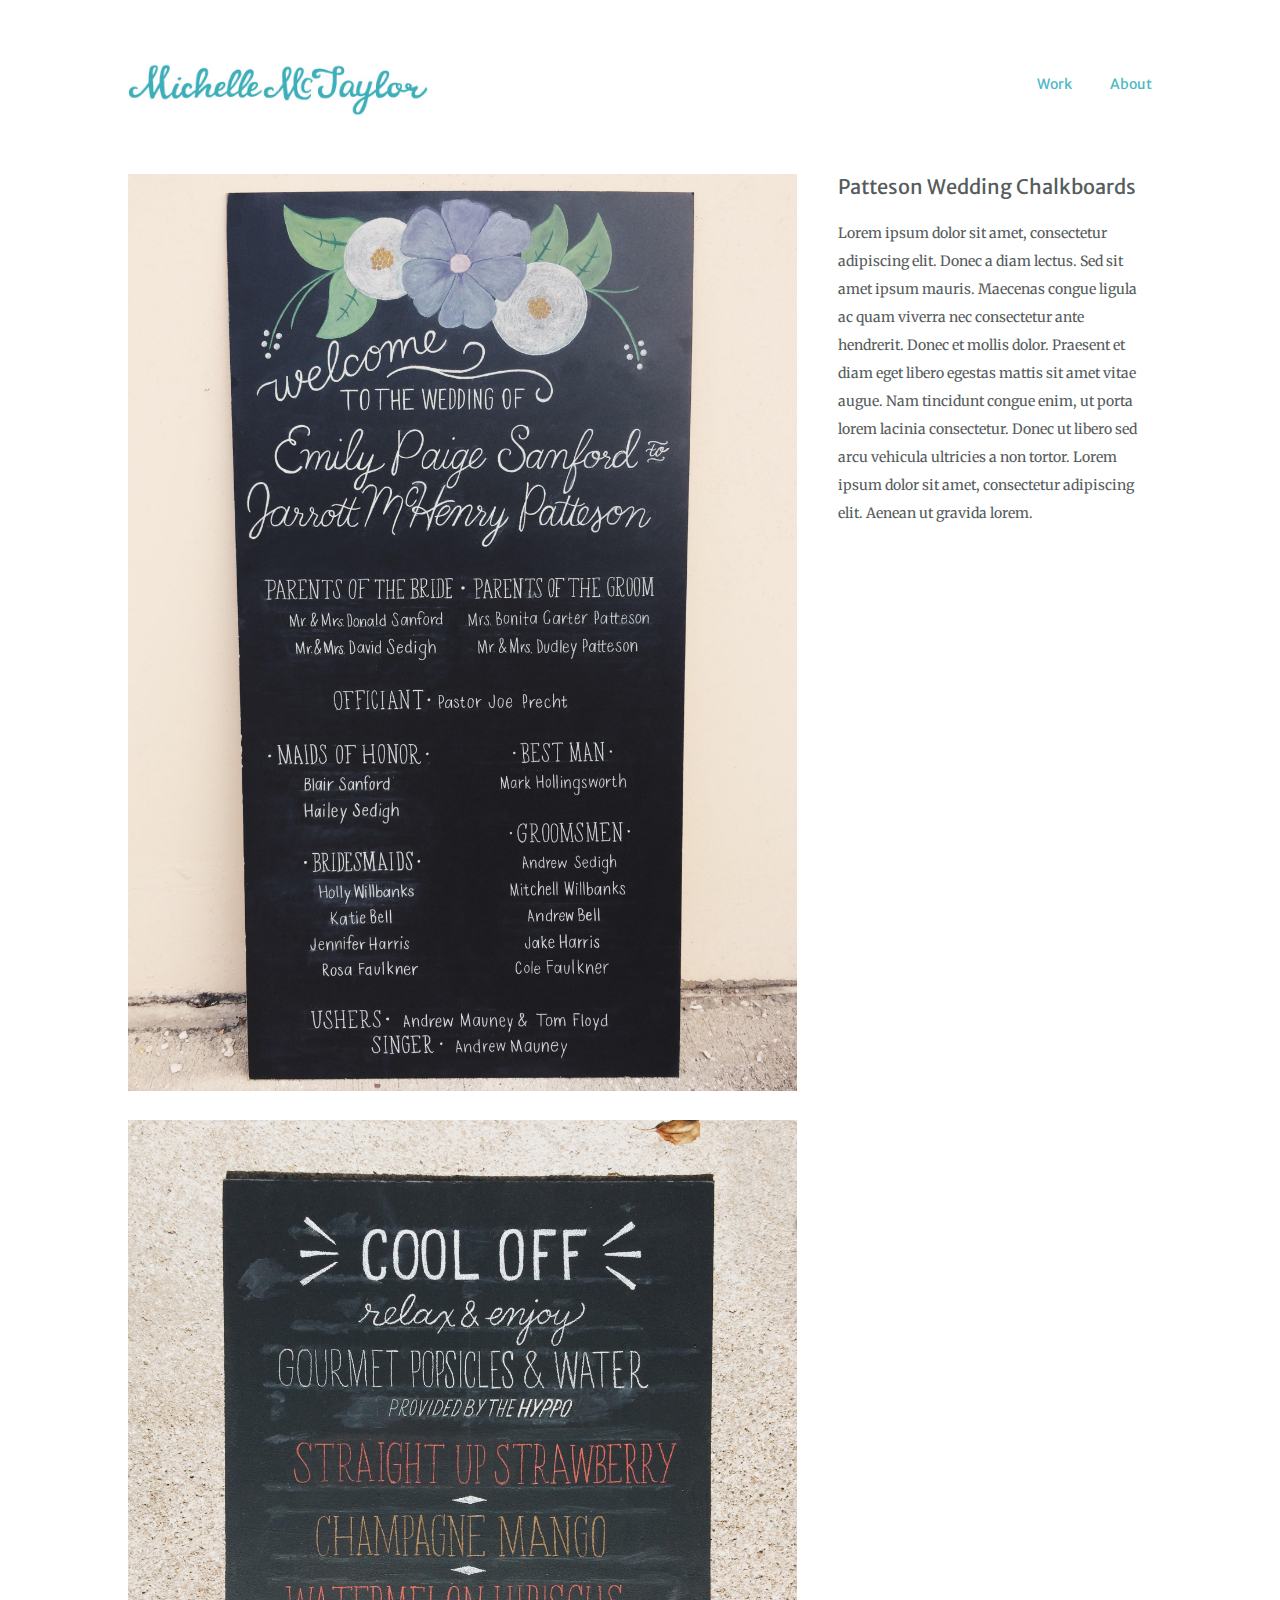
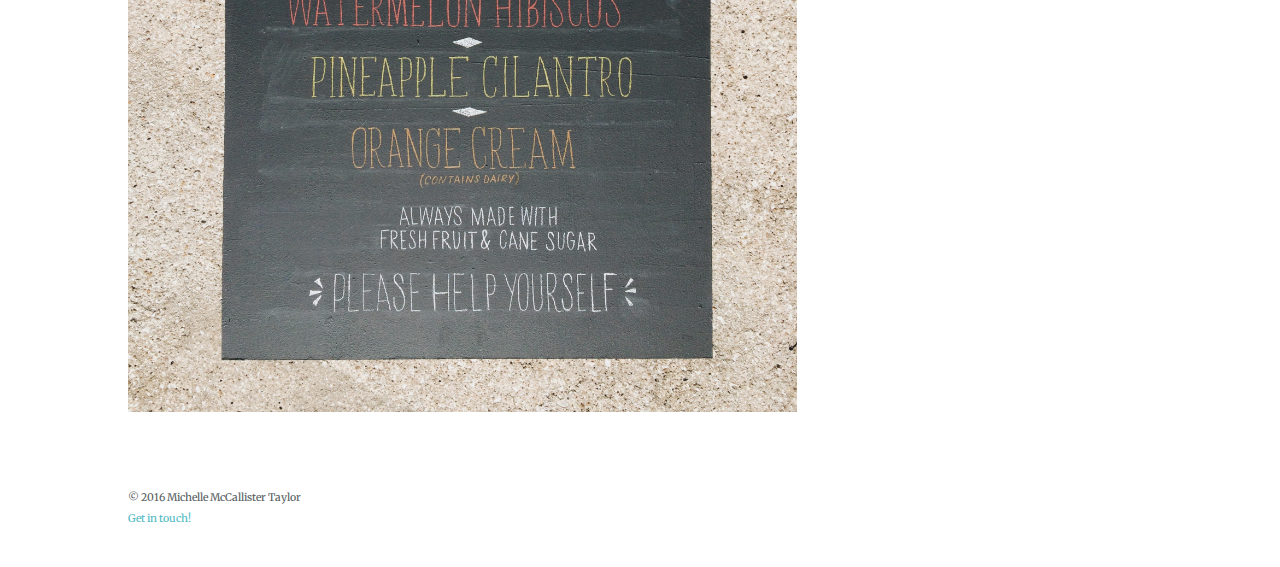
<file: patteson-wedding-chalkboards.html>
<!DOCTYPE html>
<html lang="en">
<head>

  <!-- Basic Page Needs  -->
  <meta charset="utf-8">
  <title>Your page title here :)</title>
  <meta name="description" content="">
  <meta name="author" content="">

  <!-- Mobile Specific Metas  -->
  <meta name="viewport" content="width=device-width, initial-scale=1">

  <!-- FONT  -->
  <link href='https://fonts.googleapis.com/css?family=Merriweather:400,300,300italic,400italic,700,700italic,900,900italic' rel='stylesheet' type='text/css'>
  <link href='https://fonts.googleapis.com/css?family=Merriweather+Sans:400,300italic,300,400italic,700,700italic,800,800italic' rel='stylesheet' type='text/css'>

  <!-- CSS  -->
  <link rel="stylesheet" href="css/normalize.css">
  <link rel="stylesheet" href="css/skeleton.css">
  <link rel="stylesheet" href="css/styles.css">

  <!-- Favicon  -->
  <link rel="icon" type="image/png" href="images/favicon.png">

</head>
<body>
  <nav>
    <div class="container">
      <div class="row">
        <div class="six columns">
          <a href="index.html"><img src="./images/michmctaylor-logo.jpg" style="width: 300px; height: auto;"></img></a>
        </div>
        <div class="six columns">
          <ul>
            <li><a href="index.html">Work</a></li>
            <li><a href="about.html">About</a></li>
          </ul>
        </div>
      </div>
    </div>
  </nav>

  <!-- Primary Page Layout -->
  <div class="container about">
    <div class="row pad">
      <div class="eight columns">
        <img src="./images/patteson-wedding-chalkboards/program-1.jpg" style="width: 100%; height: auto;">
        <img src="./images/patteson-wedding-chalkboards/refreshments-1.jpg" style="width: 100%; height: auto;">
      </div>

      <div class="four columns contact">
        <!-- Contact Us -->
        <h2>Patteson Wedding Chalkboards</h2>
        <p>Lorem ipsum dolor sit amet, consectetur adipiscing elit. Donec a diam lectus. Sed sit amet ipsum mauris. Maecenas congue ligula ac quam viverra nec consectetur ante hendrerit. Donec et mollis dolor. Praesent et diam eget libero egestas mattis sit amet vitae augue. Nam tincidunt congue enim, ut porta lorem lacinia consectetur. Donec ut libero sed arcu vehicula ultricies a non tortor. Lorem ipsum dolor sit amet, consectetur adipiscing elit. Aenean ut gravida lorem.</p>
      </div>
    </div>
  </div>
  </div>
  <footer>
    <div class="container">
      <div class="row">
        <div class="twelve columns">
          <p>&#169; 2016 Michelle McCallister Taylor<br/>
          <a href="mailto:michmctaylor@gmail.com">Get in touch!</a></p>
        </div>
      </div>
    </div>
  </footer>

<!-- End Document -->
</body>
</html>
</file>
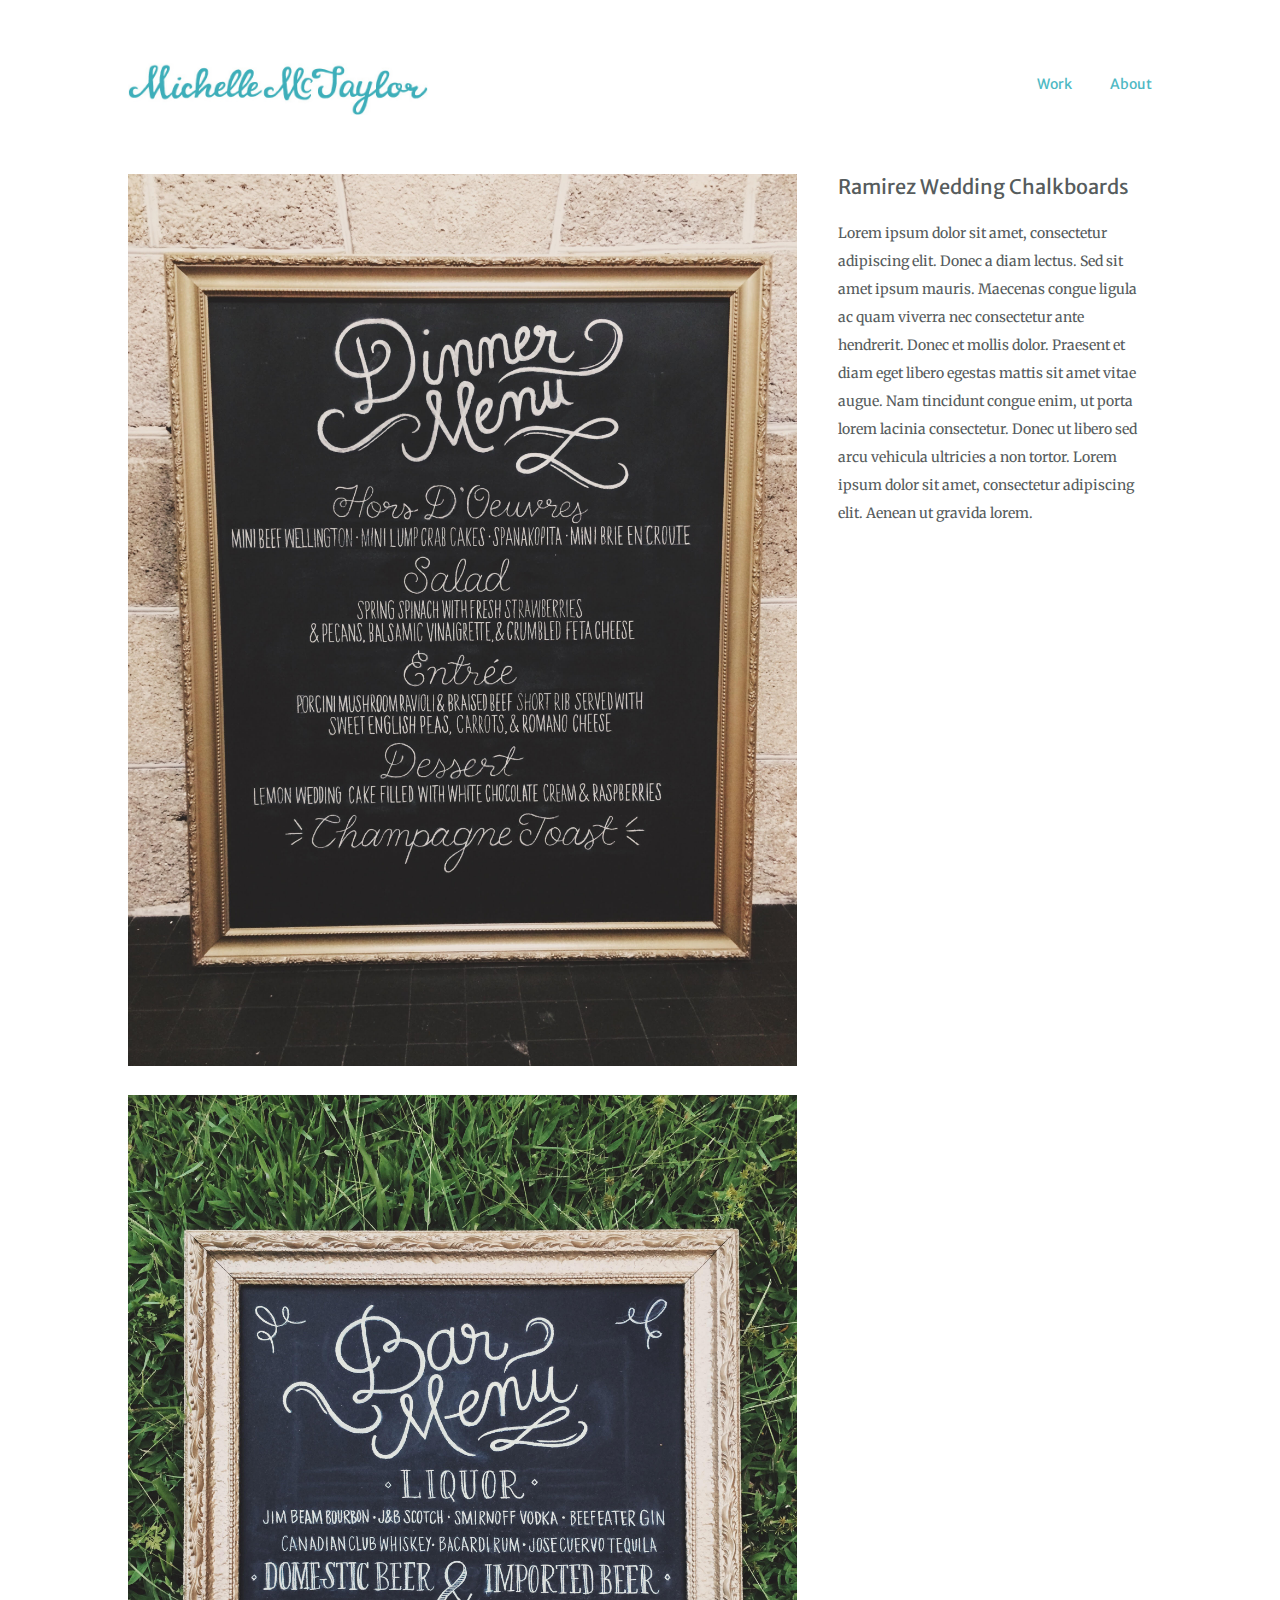
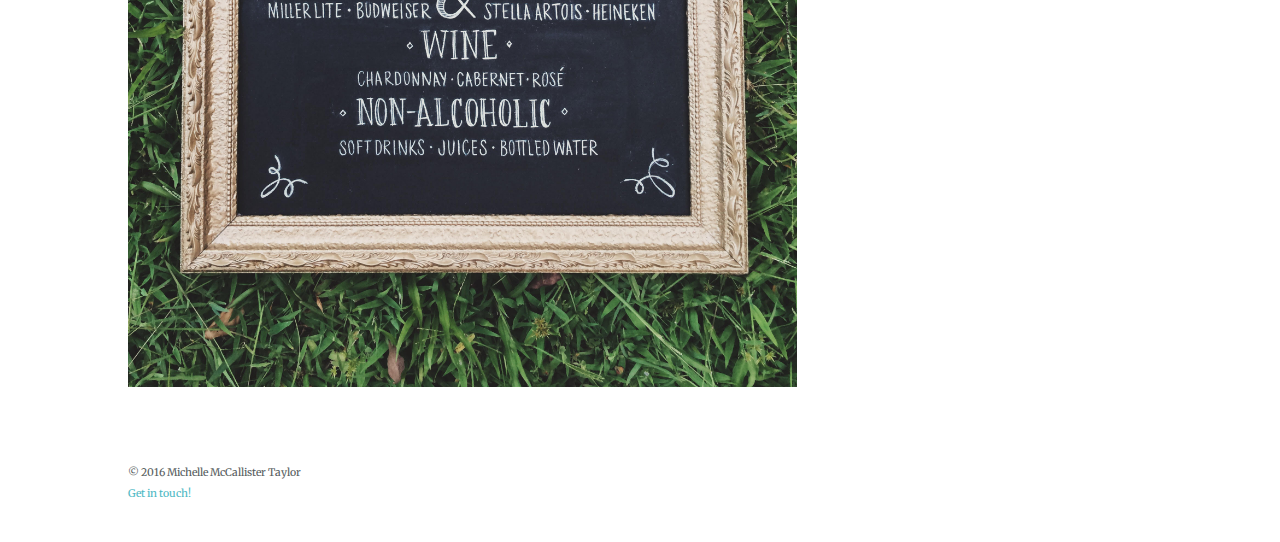
<file: ramirez-wedding-chalkboards.html>
<!DOCTYPE html>
<html lang="en">
<head>

  <!-- Basic Page Needs  -->
  <meta charset="utf-8">
  <title>Your page title here :)</title>
  <meta name="description" content="">
  <meta name="author" content="">

  <!-- Mobile Specific Metas  -->
  <meta name="viewport" content="width=device-width, initial-scale=1">

  <!-- FONT  -->
  <link href='https://fonts.googleapis.com/css?family=Merriweather:400,300,300italic,400italic,700,700italic,900,900italic' rel='stylesheet' type='text/css'>
  <link href='https://fonts.googleapis.com/css?family=Merriweather+Sans:400,300italic,300,400italic,700,700italic,800,800italic' rel='stylesheet' type='text/css'>

  <!-- CSS  -->
  <link rel="stylesheet" href="css/normalize.css">
  <link rel="stylesheet" href="css/skeleton.css">
  <link rel="stylesheet" href="css/styles.css">

  <!-- Favicon  -->
  <link rel="icon" type="image/png" href="images/favicon.png">

</head>
<body>
  <nav>
    <div class="container">
      <div class="row">
        <div class="six columns">
          <a href="index.html"><img src="./images/michmctaylor-logo.jpg" style="width: 300px; height: auto;"></img></a>
        </div>
        <div class="six columns">
          <ul>
            <li><a href="index.html">Work</a></li>
            <li><a href="about.html">About</a></li>
          </ul>
        </div>
      </div>
    </div>
  </nav>

  <!-- Primary Page Layout -->
  <div class="container about">
    <div class="row pad">
      <div class="eight columns">
        <img src="./images/ramirez-wedding-chalkboards/dinner-menu-1.jpg" style="width: 100%; height: auto;">
        <img src="./images/ramirez-wedding-chalkboards/bar-menu-1.jpg" style="width: 100%; height: auto;">
      </div>

      <div class="four columns contact">
        <!-- Contact Us -->
        <h2>Ramirez Wedding Chalkboards</h2>
        <p>Lorem ipsum dolor sit amet, consectetur adipiscing elit. Donec a diam lectus. Sed sit amet ipsum mauris. Maecenas congue ligula ac quam viverra nec consectetur ante hendrerit. Donec et mollis dolor. Praesent et diam eget libero egestas mattis sit amet vitae augue. Nam tincidunt congue enim, ut porta lorem lacinia consectetur. Donec ut libero sed arcu vehicula ultricies a non tortor. Lorem ipsum dolor sit amet, consectetur adipiscing elit. Aenean ut gravida lorem.</p>
      </div>
    </div>
  </div>
  </div>
  <footer>
    <div class="container">
      <div class="row">
        <div class="twelve columns">
          <p>&#169; 2016 Michelle McCallister Taylor<br/>
          <a href="mailto:michmctaylor@gmail.com">Get in touch!</a></p>
        </div>
      </div>
    </div>
  </footer>

<!-- End Document -->
</body>
</html>
</file>
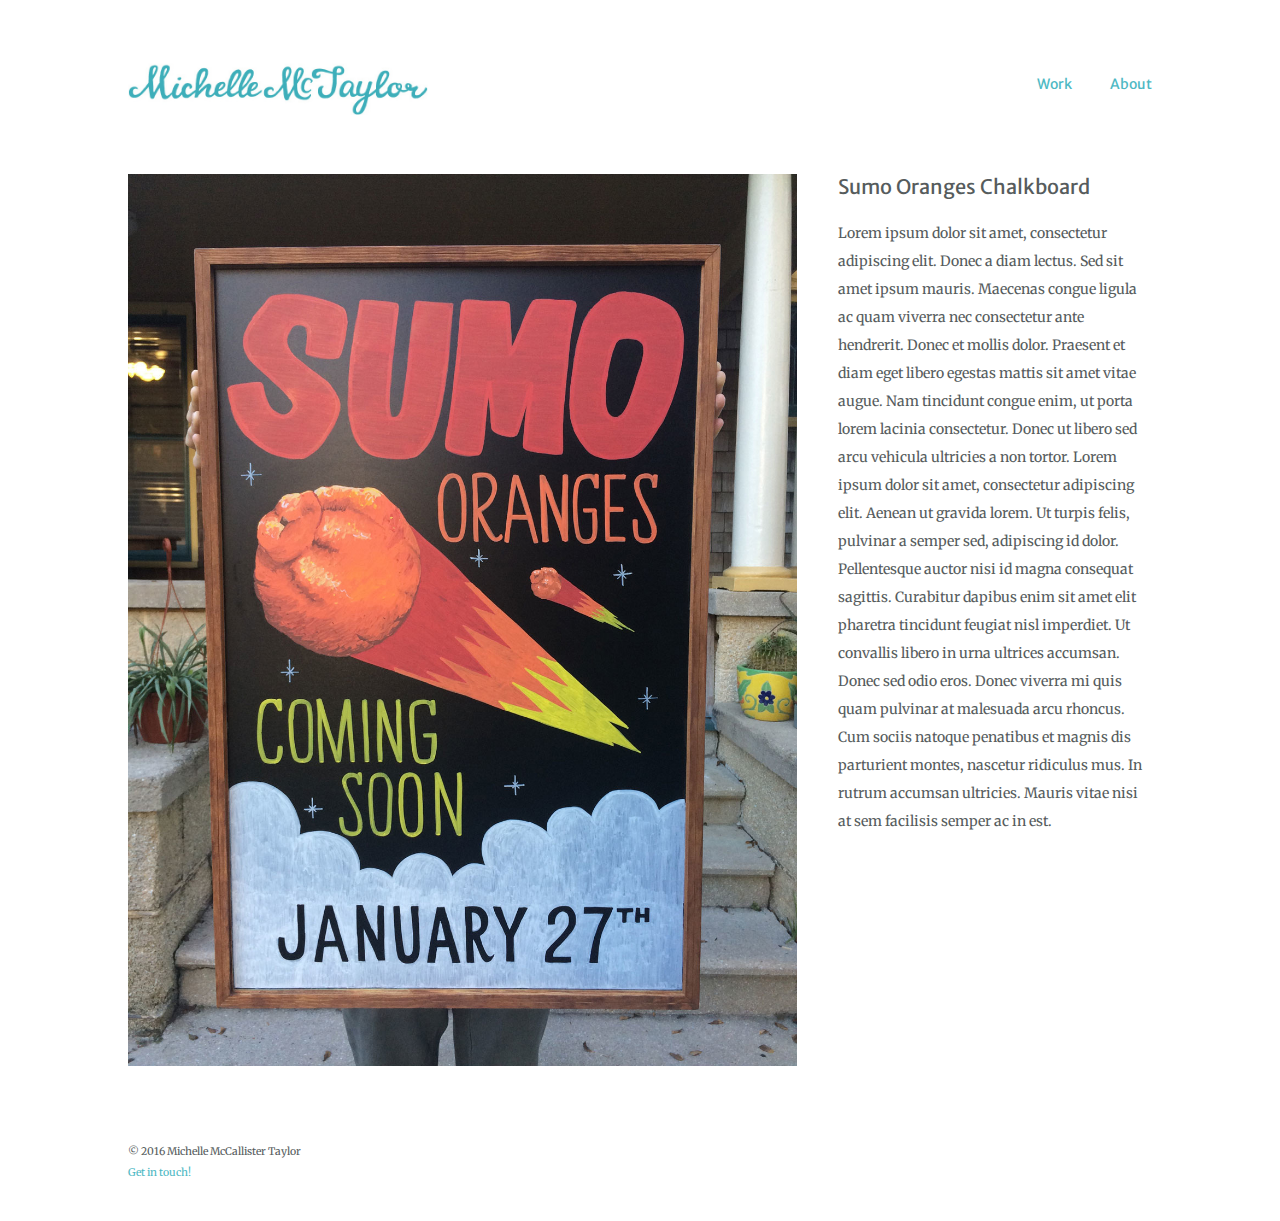
<file: sumo-oranges.html>
<!DOCTYPE html>
<html lang="en">
<head>

  <!-- Basic Page Needs  -->
  <meta charset="utf-8">
  <title>Your page title here :)</title>
  <meta name="description" content="">
  <meta name="author" content="">

  <!-- Mobile Specific Metas  -->
  <meta name="viewport" content="width=device-width, initial-scale=1">

  <!-- FONT  -->
  <link href='https://fonts.googleapis.com/css?family=Merriweather:400,300,300italic,400italic,700,700italic,900,900italic' rel='stylesheet' type='text/css'>
  <link href='https://fonts.googleapis.com/css?family=Merriweather+Sans:400,300italic,300,400italic,700,700italic,800,800italic' rel='stylesheet' type='text/css'>

  <!-- CSS  -->
  <link rel="stylesheet" href="css/normalize.css">
  <link rel="stylesheet" href="css/skeleton.css">
  <link rel="stylesheet" href="css/styles.css">

  <!-- Favicon  -->
  <link rel="icon" type="image/png" href="images/favicon.png">

</head>
<body>
  <nav>
    <div class="container">
      <div class="row">
        <div class="six columns">
          <a href="index.html"><img src="./images/michmctaylor-logo.jpg" style="width: 300px; height: auto;"></img></a>
        </div>
        <div class="six columns">
          <ul>
            <li><a href="index.html">Work</a></li>
            <li><a href="about.html">About</a></li>
          </ul>
        </div>
      </div>
    </div>
  </nav>

  <!-- Primary Page Layout -->
  <div class="container about">
    <div class="row pad">
      <div class="eight columns">
        <img src="./images/sumo-oranges/sumo-oranges-1.jpg" style="width: 100%; height: auto;">
      </div>

      <div class="four columns contact">
        <!-- Contact Us -->
        <h2>Sumo Oranges Chalkboard</h2>
        <p>Lorem ipsum dolor sit amet, consectetur adipiscing elit. Donec a diam lectus. Sed sit amet ipsum mauris. Maecenas congue ligula ac quam viverra nec consectetur ante hendrerit. Donec et mollis dolor. Praesent et diam eget libero egestas mattis sit amet vitae augue. Nam tincidunt congue enim, ut porta lorem lacinia consectetur. Donec ut libero sed arcu vehicula ultricies a non tortor. Lorem ipsum dolor sit amet, consectetur adipiscing elit. Aenean ut gravida lorem. Ut turpis felis, pulvinar a semper sed, adipiscing id dolor. Pellentesque auctor nisi id magna consequat sagittis. Curabitur dapibus enim sit amet elit pharetra tincidunt feugiat nisl imperdiet. Ut convallis libero in urna ultrices accumsan. Donec sed odio eros. Donec viverra mi quis quam pulvinar at malesuada arcu rhoncus. Cum sociis natoque penatibus et magnis dis parturient montes, nascetur ridiculus mus. In rutrum accumsan ultricies. Mauris vitae nisi at sem facilisis semper ac in est.</p>
      </div>
    </div>
  </div>
  </div>
  <footer>
    <div class="container">
      <div class="row">
        <div class="twelve columns">
          <p>&#169; 2016 Michelle McCallister Taylor<br/>
          <a href="mailto:michmctaylor@gmail.com">Get in touch!</a></p>
        </div>
      </div>
    </div>
  </footer>

<!-- End Document -->
</body>
</html>
</file>
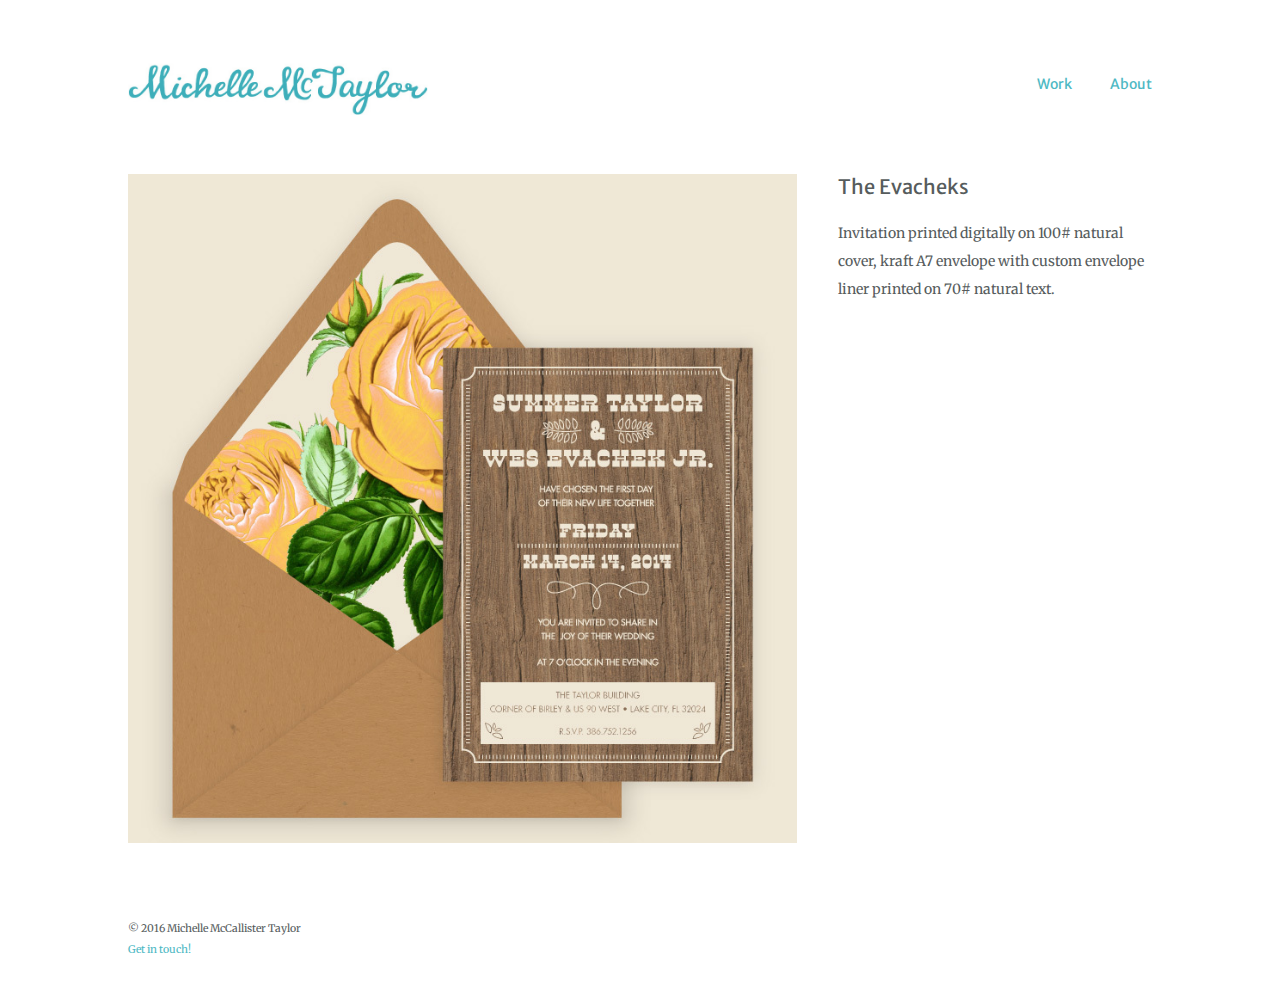
<file: the-evacheks.html>
<!DOCTYPE html>
<html lang="en">
<head>

  <!-- Basic Page Needs  -->
  <meta charset="utf-8">
  <title>Your page title here :)</title>
  <meta name="description" content="">
  <meta name="author" content="">

  <!-- Mobile Specific Metas  -->
  <meta name="viewport" content="width=device-width, initial-scale=1">

  <!-- FONT  -->
  <link href='https://fonts.googleapis.com/css?family=Merriweather:400,300,300italic,400italic,700,700italic,900,900italic' rel='stylesheet' type='text/css'>
  <link href='https://fonts.googleapis.com/css?family=Merriweather+Sans:400,300italic,300,400italic,700,700italic,800,800italic' rel='stylesheet' type='text/css'>

  <!-- CSS  -->
  <link rel="stylesheet" href="css/normalize.css">
  <link rel="stylesheet" href="css/skeleton.css">
  <link rel="stylesheet" href="css/styles.css">

  <!-- Favicon  -->
  <link rel="icon" type="image/png" href="images/favicon.png">

</head>
<body>
  <nav>
    <div class="container">
      <div class="row">
        <div class="six columns">
          <a href="index.html"><img src="./images/michmctaylor-logo.jpg" style="width: 300px; height: auto;"></img></a>
        </div>
        <div class="six columns">
          <ul>
            <li><a href="index.html">Work</a></li>
            <li><a href="about.html">About</a></li>
          </ul>
        </div>
      </div>
    </div>
  </nav>

  <!-- Primary Page Layout -->
  <div class="container about">
    <div class="row pad">
      <div class="eight columns">
        <img src="./images/the-evacheks/the-evacheks-1.jpg" style="width: 100%; height: auto;">
      </div>

      <div class="four columns contact">
        <!-- Contact Us -->
        <h2>The Evacheks</h2>
        <p>Invitation printed digitally on 100# natural cover, kraft A7 envelope with custom envelope liner printed on 70# natural text.</p>
      </div>
    </div>
  </div>
  </div>
  <footer>
    <div class="container">
      <div class="row">
        <div class="twelve columns">
          <p>&#169; 2016 Michelle McCallister Taylor<br/>
          <a href="mailto:michmctaylor@gmail.com">Get in touch!</a></p>
        </div>
      </div>
    </div>
  </footer>

<!-- End Document -->
</body>
</html>
</file>
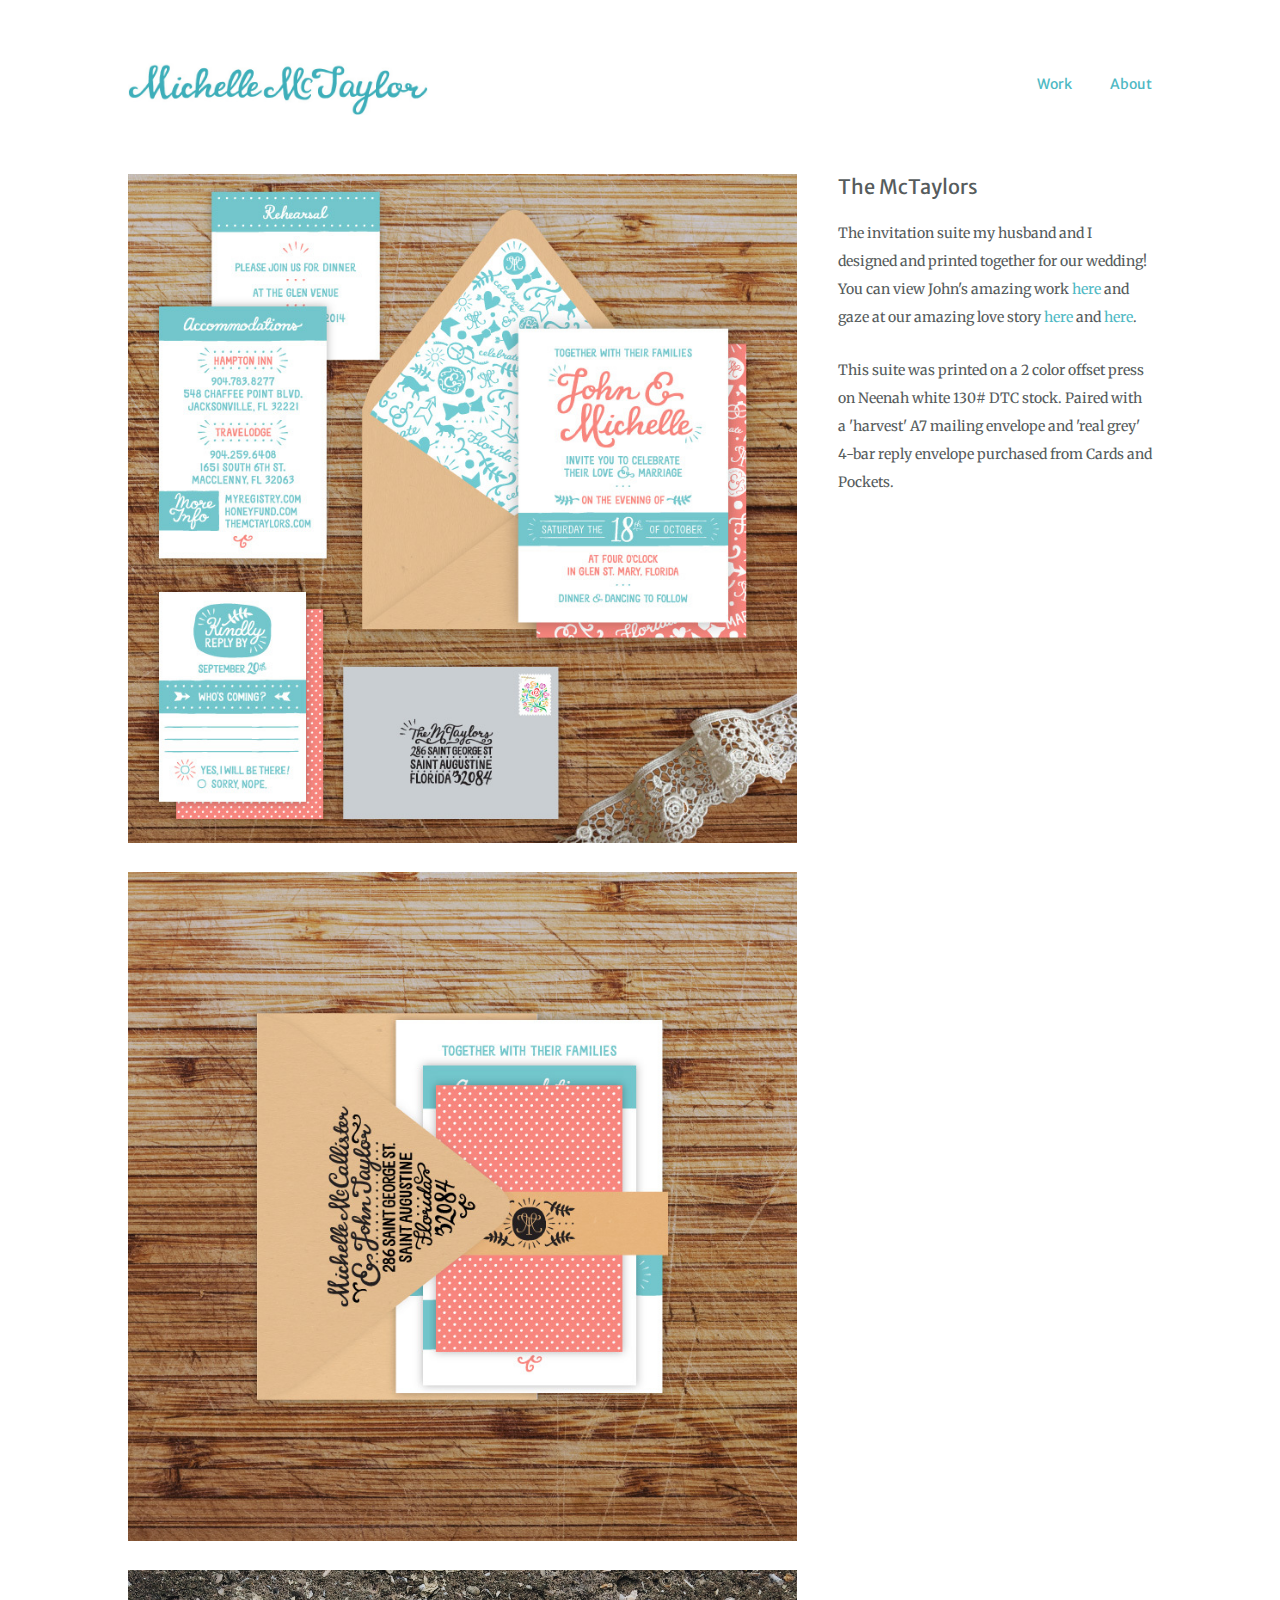
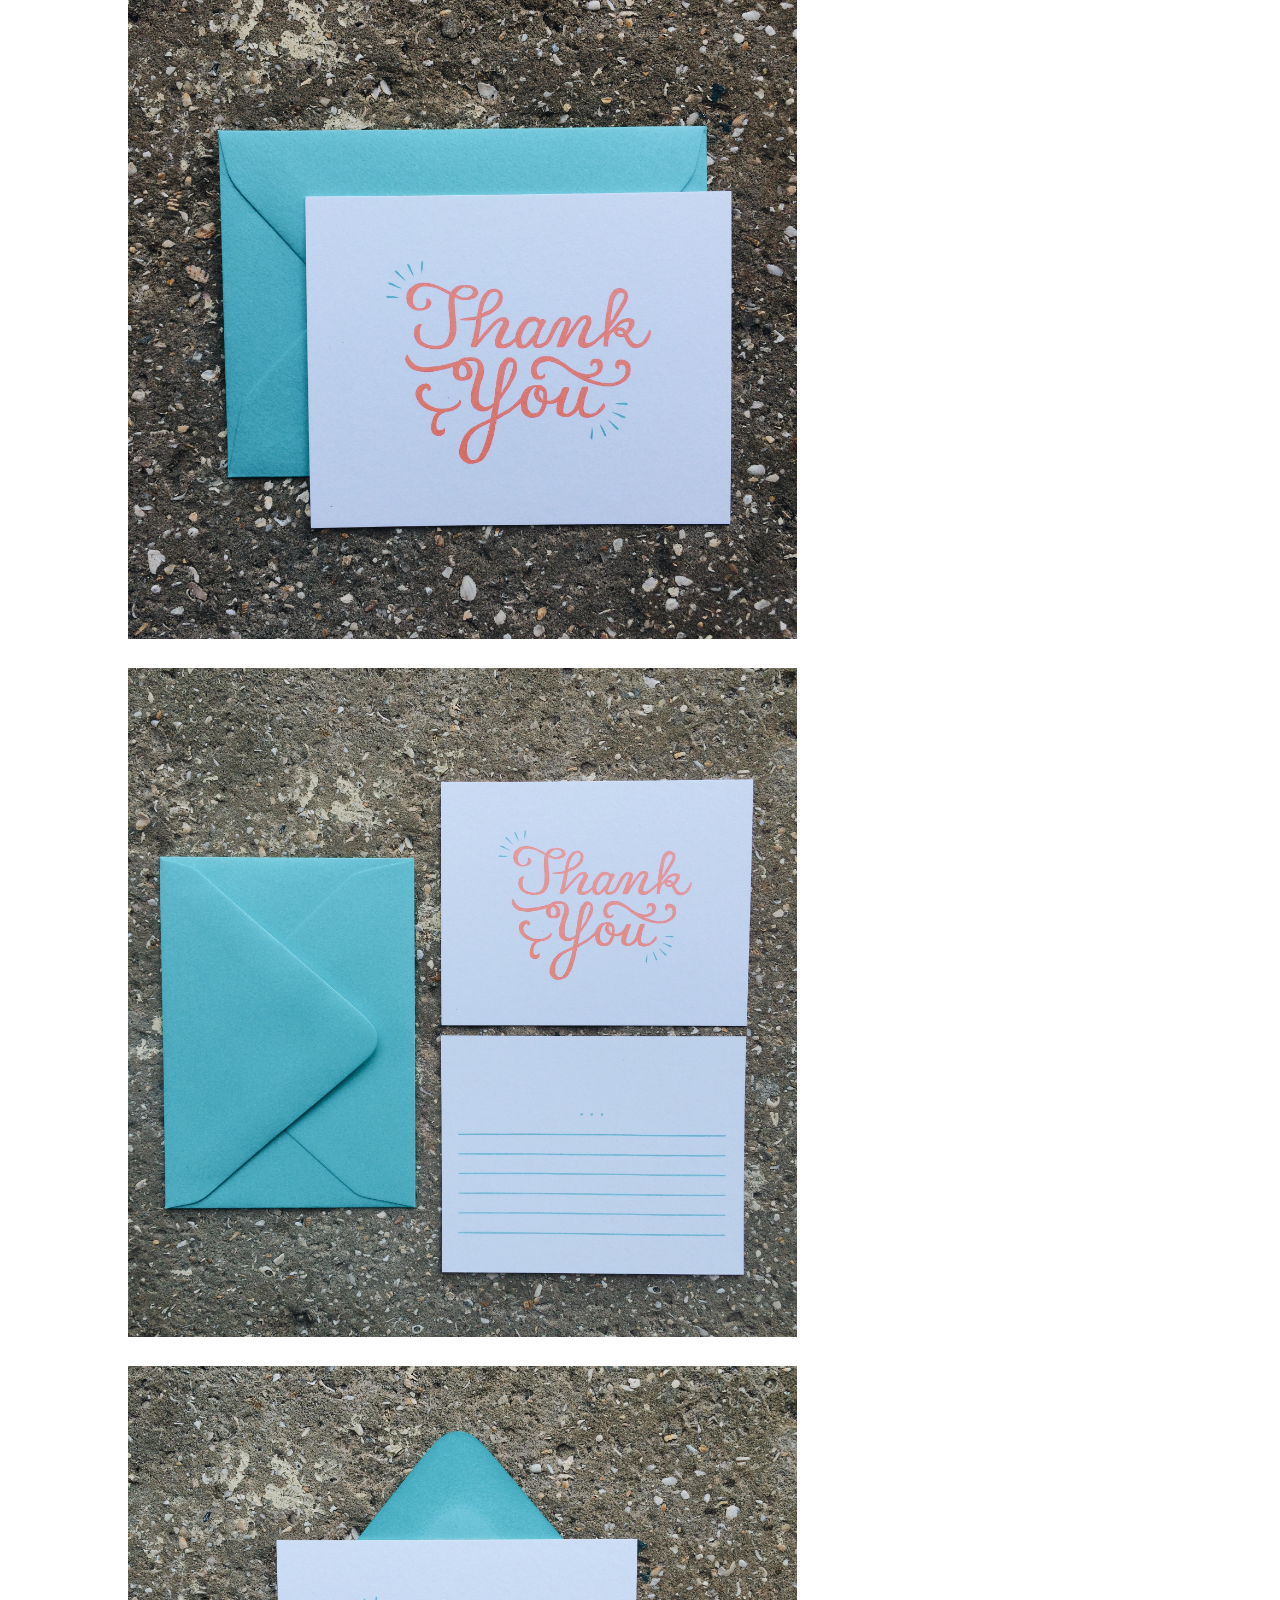
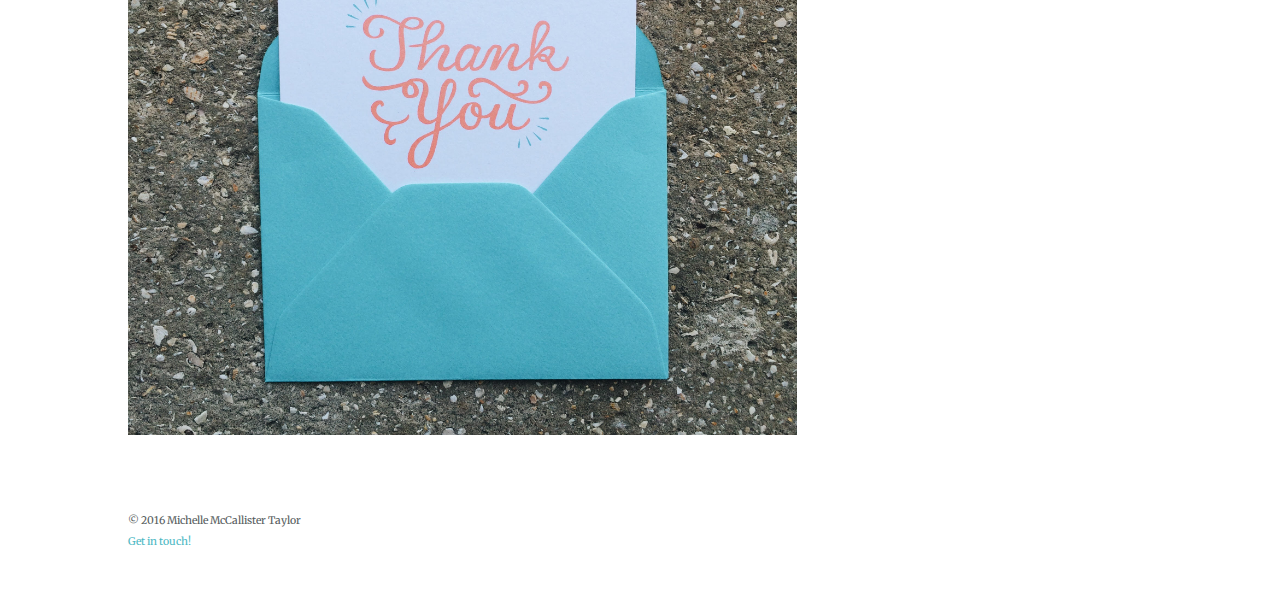
<file: the-mctaylors.html>
<!DOCTYPE html>
<html lang="en">
<head>

  <!-- Basic Page Needs  -->
  <meta charset="utf-8">
  <title>Your page title here :)</title>
  <meta name="description" content="">
  <meta name="author" content="">

  <!-- Mobile Specific Metas  -->
  <meta name="viewport" content="width=device-width, initial-scale=1">

  <!-- FONT  -->
  <link href='https://fonts.googleapis.com/css?family=Merriweather:400,300,300italic,400italic,700,700italic,900,900italic' rel='stylesheet' type='text/css'>
  <link href='https://fonts.googleapis.com/css?family=Merriweather+Sans:400,300italic,300,400italic,700,700italic,800,800italic' rel='stylesheet' type='text/css'>

  <!-- CSS  -->
  <link rel="stylesheet" href="css/normalize.css">
  <link rel="stylesheet" href="css/skeleton.css">
  <link rel="stylesheet" href="css/styles.css">

  <!-- Favicon  -->
  <link rel="icon" type="image/png" href="images/favicon.png">

</head>
<body>
  <nav>
    <div class="container">
      <div class="row">
        <div class="six columns">
          <a href="index.html"><img src="./images/michmctaylor-logo.jpg" style="width: 300px; height: auto;"></img></a>
        </div>
        <div class="six columns">
          <ul>
            <li><a href="index.html">Work</a></li>
            <li><a href="about.html">About</a></li>
          </ul>
        </div>
      </div>
    </div>
  </nav>

  <!-- Primary Page Layout -->
  <div class="container about">
    <div class="row pad">
      <div class="eight columns">
        <img src="./images/the-mctaylors/the-mctaylors-1.jpg" style="width: 100%; height: auto;">
        <img src="./images/the-mctaylors/the-mctaylors-2.jpg" style="width: 100%; height: auto;">
        <img src="./images/the-mctaylors/the-mctaylors-3.jpg" style="width: 100%; height: auto;">
        <img src="./images/the-mctaylors/the-mctaylors-4.jpg" style="width: 100%; height: auto;">
        <img src="./images/the-mctaylors/the-mctaylors-5.jpg" style="width: 100%; height: auto;">
      </div>

      <div class="four columns contact">
        <!-- Contact Us -->
        <h2>The McTaylors</h2>
        <p>The invitation suite my husband and I designed and printed together for our wedding! You can view John's amazing work <a href="http://johndelanetaylor.com/">here</a> and gaze at our amazing love story <a href="http://bensasso.com/blog/john-and-michelles-iceland-proposal/">here</a> and <a href="http://themctaylors.com/">here</a>.</p>
        <p>This suite was printed on a 2 color offset press on Neenah white 130# DTC stock. Paired with a 'harvest' A7 mailing envelope and 'real grey' 4-bar reply envelope purchased from Cards and Pockets.</p>
      </div>
    </div>
  </div>
  </div>
  <footer>
    <div class="container">
      <div class="row">
        <div class="twelve columns">
          <p>&#169; 2016 Michelle McCallister Taylor<br/>
          <a href="mailto:michmctaylor@gmail.com">Get in touch!</a></p>
        </div>
      </div>
    </div>
  </footer>

<!-- End Document -->
</body>
</html>
</file>
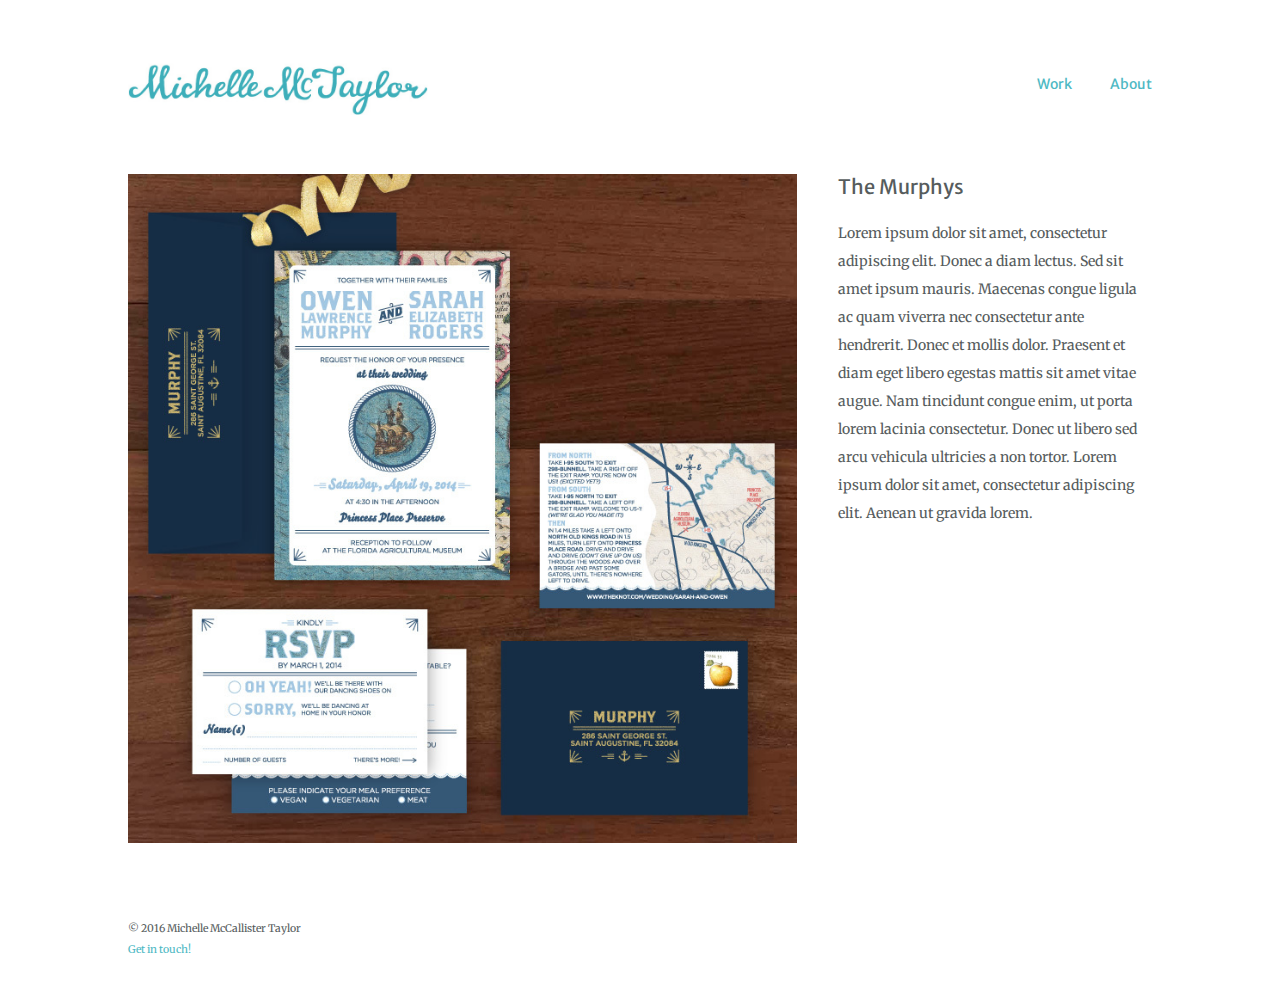
<file: the-murphys.html>
<!DOCTYPE html>
<html lang="en">
<head>

  <!-- Basic Page Needs  -->
  <meta charset="utf-8">
  <title>Your page title here :)</title>
  <meta name="description" content="">
  <meta name="author" content="">

  <!-- Mobile Specific Metas  -->
  <meta name="viewport" content="width=device-width, initial-scale=1">

  <!-- FONT  -->
  <link href='https://fonts.googleapis.com/css?family=Merriweather:400,300,300italic,400italic,700,700italic,900,900italic' rel='stylesheet' type='text/css'>
  <link href='https://fonts.googleapis.com/css?family=Merriweather+Sans:400,300italic,300,400italic,700,700italic,800,800italic' rel='stylesheet' type='text/css'>

  <!-- CSS  -->
  <link rel="stylesheet" href="css/normalize.css">
  <link rel="stylesheet" href="css/skeleton.css">
  <link rel="stylesheet" href="css/styles.css">

  <!-- Favicon  -->
  <link rel="icon" type="image/png" href="images/favicon.png">

</head>
<body>
  <nav>
    <div class="container">
      <div class="row">
        <div class="six columns">
          <a href="index.html"><img src="./images/michmctaylor-logo.jpg" style="width: 300px; height: auto;"></img></a>
        </div>
        <div class="six columns">
          <ul>
            <li><a href="index.html">Work</a></li>
            <li><a href="about.html">About</a></li>
          </ul>
        </div>
      </div>
    </div>
  </nav>

  <!-- Primary Page Layout -->
  <div class="container about">
    <div class="row pad">
      <div class="eight columns">
        <img src="./images/the-murphys/the-murphys-1.jpg" style="width: 100%; height: auto;">
      </div>

      <div class="four columns contact">
        <!-- Contact Us -->
        <h2>The Murphys</h2>
        <p>Lorem ipsum dolor sit amet, consectetur adipiscing elit. Donec a diam lectus. Sed sit amet ipsum mauris. Maecenas congue ligula ac quam viverra nec consectetur ante hendrerit. Donec et mollis dolor. Praesent et diam eget libero egestas mattis sit amet vitae augue. Nam tincidunt congue enim, ut porta lorem lacinia consectetur. Donec ut libero sed arcu vehicula ultricies a non tortor. Lorem ipsum dolor sit amet, consectetur adipiscing elit. Aenean ut gravida lorem.</p>
      </div>
    </div>
  </div>
  </div>
  <footer>
    <div class="container">
      <div class="row">
        <div class="twelve columns">
          <p>&#169; 2016 Michelle McCallister Taylor<br/>
          <a href="mailto:michmctaylor@gmail.com">Get in touch!</a></p>
        </div>
      </div>
    </div>
  </footer>

<!-- End Document -->
</body>
</html>
</file>
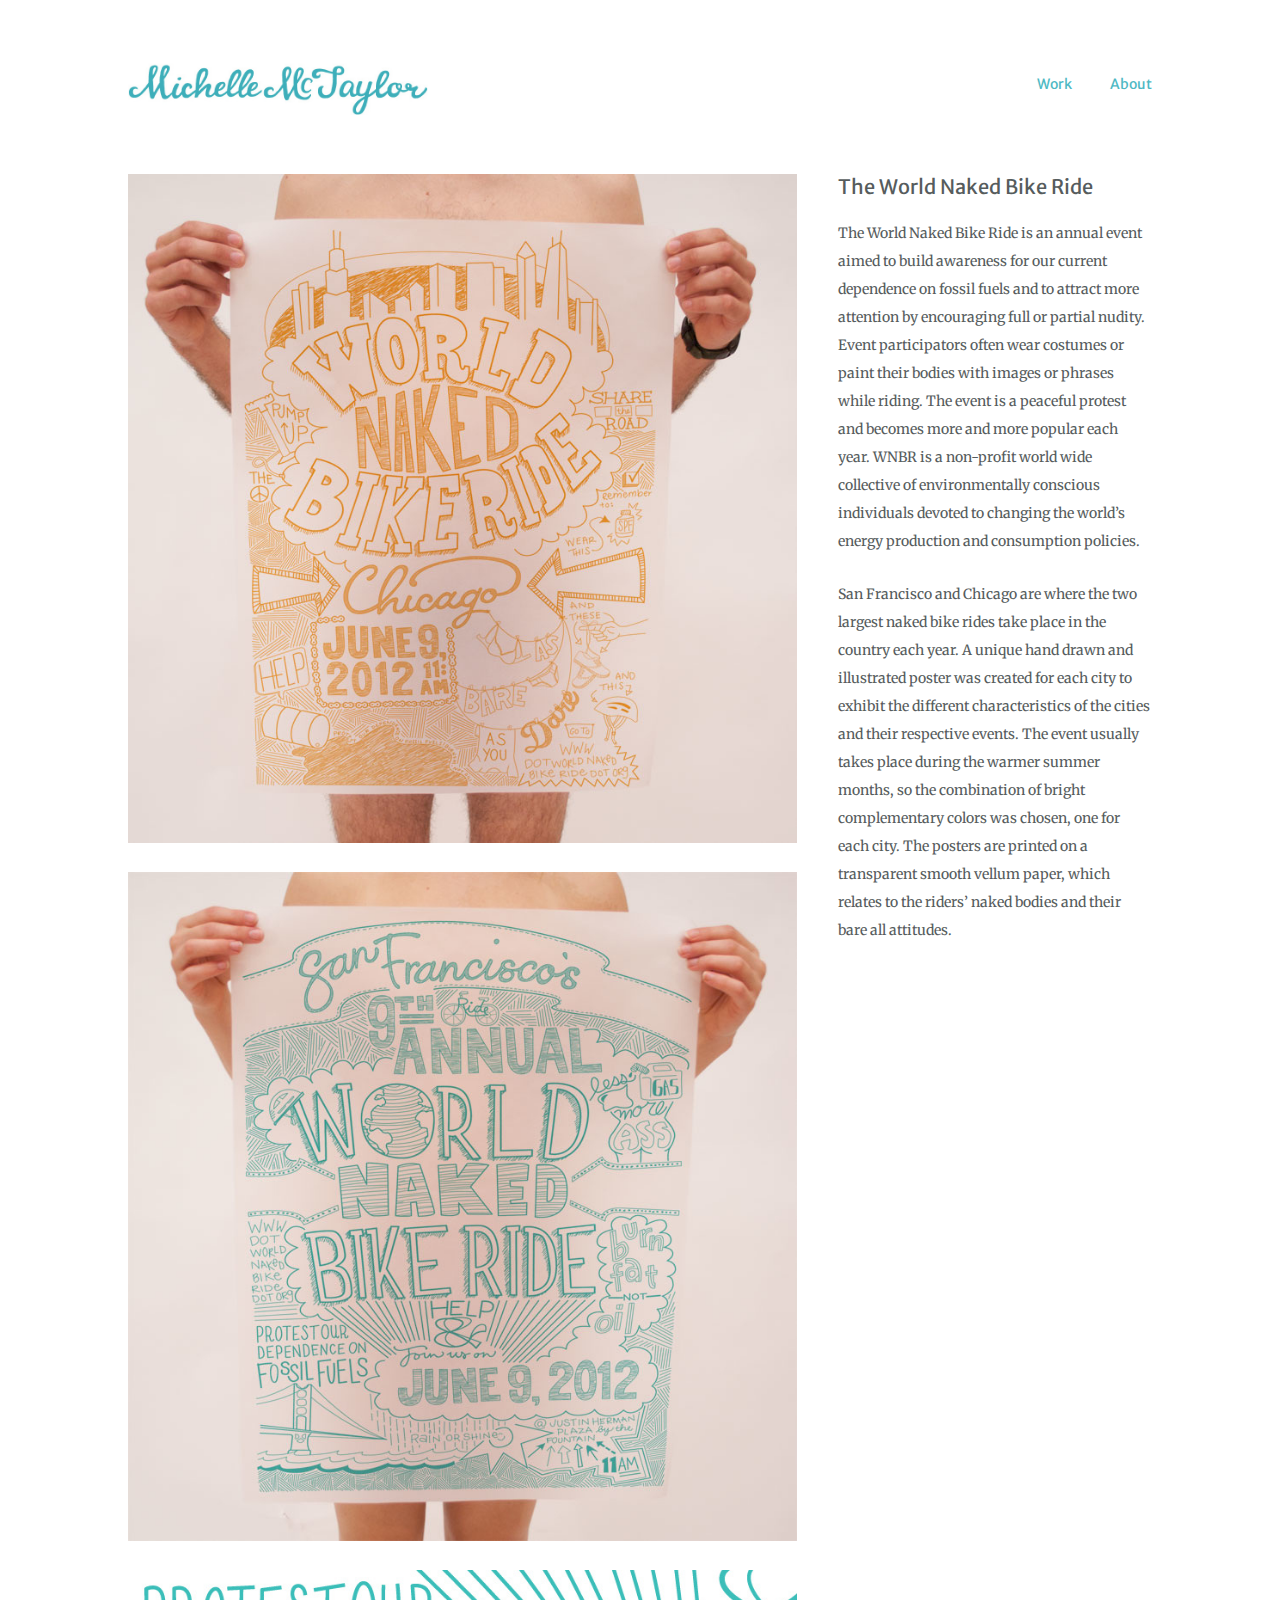
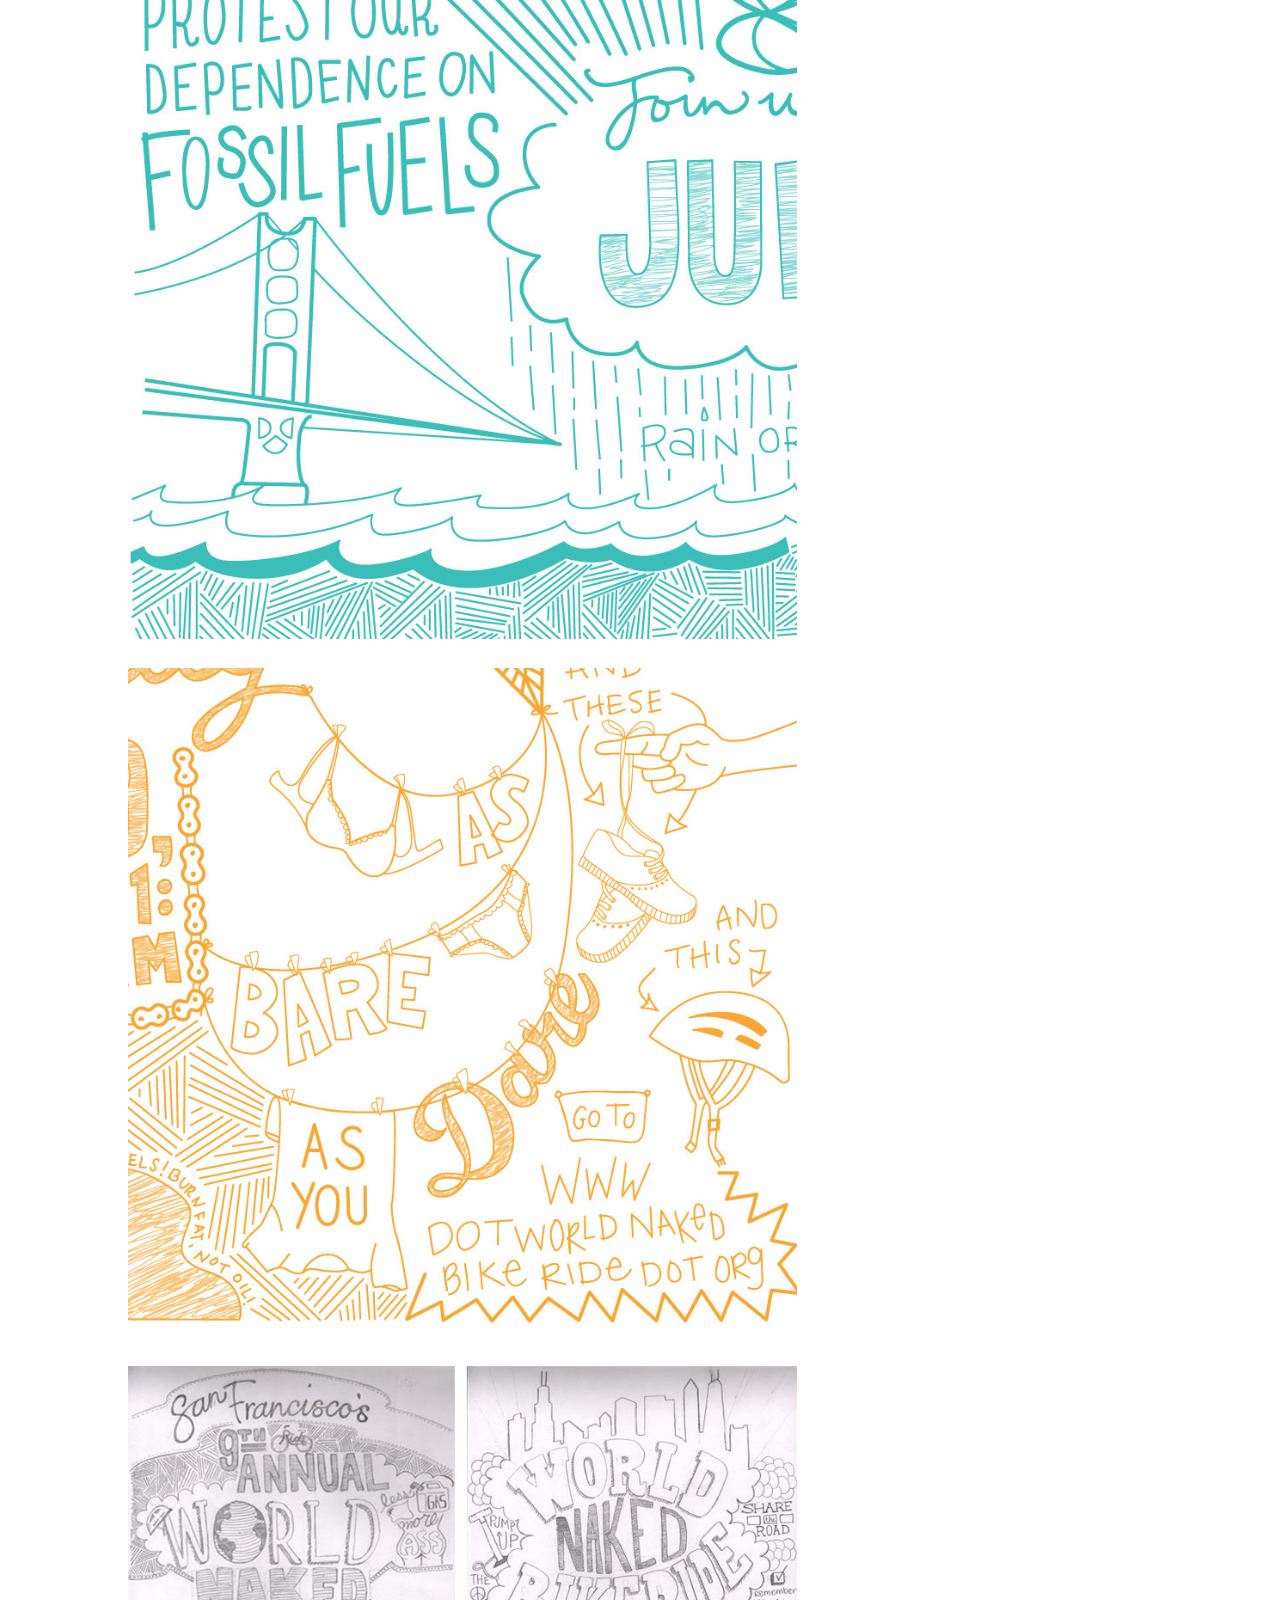
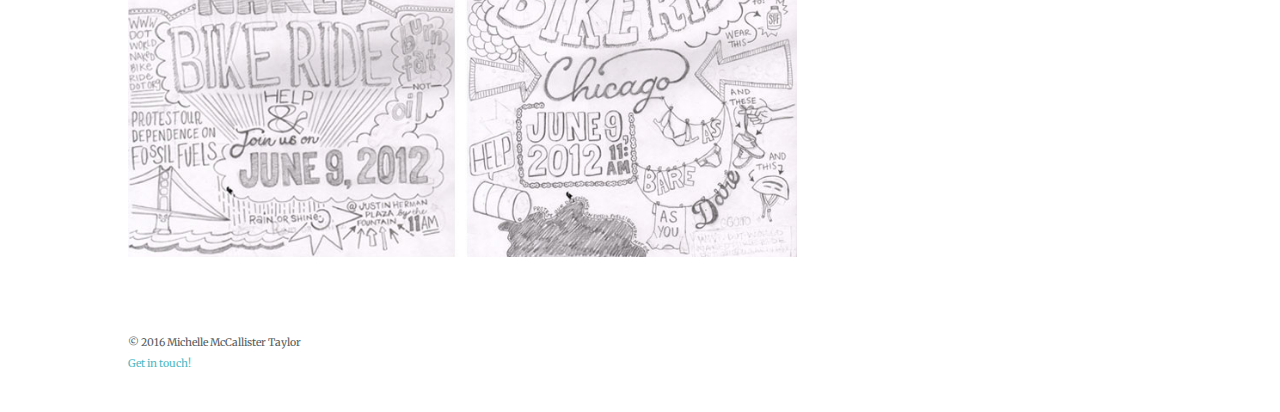
<file: world-naked-bike-ride.html>
<!DOCTYPE html>
<html lang="en">
<head>

  <!-- Basic Page Needs  -->
  <meta charset="utf-8">
  <title>Your page title here :)</title>
  <meta name="description" content="">
  <meta name="author" content="">

  <!-- Mobile Specific Metas  -->
  <meta name="viewport" content="width=device-width, initial-scale=1">

  <!-- FONT  -->
  <link href='https://fonts.googleapis.com/css?family=Merriweather:400,300,300italic,400italic,700,700italic,900,900italic' rel='stylesheet' type='text/css'>
  <link href='https://fonts.googleapis.com/css?family=Merriweather+Sans:400,300italic,300,400italic,700,700italic,800,800italic' rel='stylesheet' type='text/css'>

  <!-- CSS  -->
  <link rel="stylesheet" href="css/normalize.css">
  <link rel="stylesheet" href="css/skeleton.css">
  <link rel="stylesheet" href="css/styles.css">

  <!-- Favicon  -->
  <link rel="icon" type="image/png" href="images/favicon.png">

</head>
<body>
  <nav>
    <div class="container">
      <div class="row">
        <div class="six columns">
          <a href="index.html"><img src="./images/michmctaylor-logo.jpg" style="width: 300px; height: auto;"></img></a>
        </div>
        <div class="six columns">
          <ul>
            <li><a href="index.html">Work</a></li>
            <li><a href="about.html">About</a></li>
          </ul>
        </div>
      </div>
    </div>
  </nav>

  <!-- Primary Page Layout -->
  <div class="container about">
    <div class="row pad">
      <div class="eight columns">
        <img src="./images/world-naked-bike-ride/wnbr-1.jpg" style="width: 100%; height: auto;">
        <img src="./images/world-naked-bike-ride/wnbr-2.jpg" style="width: 100%; height: auto;">
        <img src="./images/world-naked-bike-ride/wnbr-detail-1.jpg" style="width: 100%; height: auto;">
        <img src="./images/world-naked-bike-ride/wnbr-detail-2.jpg" style="width: 100%; height: auto;">
        <img src="./images/world-naked-bike-ride/wnbr-sketch-1.jpg" style="width: 100%; height: auto;">
      </div>

      <div class="four columns contact">
        <!-- Contact Us -->
        <h2>The World Naked Bike Ride</h2>
        <p>The World Naked Bike Ride is an annual event aimed to build awareness for our current dependence on fossil fuels and to attract more attention by encouraging full or partial nudity. Event participators often wear costumes or paint their bodies with images or phrases while riding. The event is a peaceful protest and becomes more and more popular each year. WNBR is a non-profit world wide collective of environmentally conscious individuals devoted to changing the world’s energy production and consumption policies.</p>
        <p>San Francisco and Chicago are where the two largest naked bike rides take place in the country each year. A unique hand drawn and illustrated poster was created for each city to exhibit the different characteristics of the cities and their respective events. The event usually takes place during the warmer summer months, so the combination of bright complementary colors was chosen, one for each city. The posters are printed on a transparent smooth vellum paper, which relates to the riders’ naked bodies and their bare all attitudes.</p>
      </div>
    </div>
  </div>
  </div>
  <footer>
    <div class="container">
      <div class="row">
        <div class="twelve columns">
          <p>&#169; 2016 Michelle McCallister Taylor<br/>
          <a href="mailto:michmctaylor@gmail.com">Get in touch!</a></p>
        </div>
      </div>
    </div>
  </footer>

<!-- End Document -->
</body>
</html>
</file>
<file: css/skeleton.css>
/*
* Skeleton V2.0.4
* Copyright 2014, Dave Gamache
* www.getskeleton.com
* Free to use under the MIT license.
* http://www.opensource.org/licenses/mit-license.php
* 12/29/2014
*/


/* Table of contents
––––––––––––––––––––––––––––––––––––––––––––––––––
- Grid
- Base Styles
- Typography
- Links
- Buttons
- Forms
- Lists
- Code
- Tables
- Spacing
- Utilities
- Clearing
- Media Queries
*/


/* Grid
–––––––––––––––––––––––––––––––––––––––––––––––––– */
.container {
  position: relative;
  width: 100%;
  max-width: 1440px;
  margin: 0 auto;
  padding: 0 20px;
  box-sizing: border-box; }
.column,
.columns {
  width: 100%;
  float: left;
  box-sizing: border-box; }

/* For devices larger than 400px */
@media (min-width: 400px) {
  .container {
    width: 85%;
    padding: 0; }
}

/* For devices larger than 550px */
@media (min-width: 550px) {
  .container {
    width: 80%; }
  .column,
  .columns {
    margin-left: 4%; }
  .column:first-child,
  .columns:first-child {
    margin-left: 0; }

  .one.column,
  .one.columns                    { width: 4.66666666667%; }
  .two.columns                    { width: 13.3333333333%; }
  .three.columns                  { width: 22%;            }
  .four.columns                   { width: 30.6666666667%; }
  .five.columns                   { width: 39.3333333333%; }
  .six.columns                    { width: 48%;            }
  .seven.columns                  { width: 56.6666666667%; }
  .eight.columns                  { width: 65.3333333333%; }
  .nine.columns                   { width: 74.0%;          }
  .ten.columns                    { width: 82.6666666667%; }
  .eleven.columns                 { width: 91.3333333333%; }
  .twelve.columns                 { width: 100%; margin-left: 0; }

  .one-third.column               { width: 30.6666666667%; }
  .two-thirds.column              { width: 65.3333333333%; }

  .one-half.column                { width: 48%; }

  /* Offsets */
  .offset-by-one.column,
  .offset-by-one.columns          { margin-left: 8.66666666667%; }
  .offset-by-two.column,
  .offset-by-two.columns          { margin-left: 17.3333333333%; }
  .offset-by-three.column,
  .offset-by-three.columns        { margin-left: 26%;            }
  .offset-by-four.column,
  .offset-by-four.columns         { margin-left: 34.6666666667%; }
  .offset-by-five.column,
  .offset-by-five.columns         { margin-left: 43.3333333333%; }
  .offset-by-six.column,
  .offset-by-six.columns          { margin-left: 52%;            }
  .offset-by-seven.column,
  .offset-by-seven.columns        { margin-left: 60.6666666667%; }
  .offset-by-eight.column,
  .offset-by-eight.columns        { margin-left: 69.3333333333%; }
  .offset-by-nine.column,
  .offset-by-nine.columns         { margin-left: 78.0%;          }
  .offset-by-ten.column,
  .offset-by-ten.columns          { margin-left: 86.6666666667%; }
  .offset-by-eleven.column,
  .offset-by-eleven.columns       { margin-left: 95.3333333333%; }

  .offset-by-one-third.column,
  .offset-by-one-third.columns    { margin-left: 34.6666666667%; }
  .offset-by-two-thirds.column,
  .offset-by-two-thirds.columns   { margin-left: 69.3333333333%; }

  .offset-by-one-half.column,
  .offset-by-one-half.columns     { margin-left: 52%; }

}


/* Base Styles
–––––––––––––––––––––––––––––––––––––––––––––––––– */
/* NOTE
html is set to 62.5% so that all the REM measurements throughout Skeleton
are based on 10px sizing. So basically 1.5rem = 15px :) */
html {
  font-size: 62.5%; }
body {
  font-size: 1.4em; /* currently ems cause chrome bug misinterpreting rems on body element */
  line-height: 2;
  font-weight: 400;
  font-family: "Merriweather", "Georgia", Times, serif;
  color: #565c5d; }


/* Typography
–––––––––––––––––––––––––––––––––––––––––––––––––– */
h1, h2, h3, h4, h5, h6 {
  font-family: "Merriweather Sans", Helvetica, Tahoma, sans-serif;
  margin-top: 0;
  margin-bottom: 2rem;
  font-weight: 400; }
h1 { font-size: 2.2rem; line-height: 1.20; }
h2 { font-size: 1.8rem; line-height: 1.25; }
h3 { font-size: 1.6rem; line-height: 1.30; }
h4 { font-size: 1.4rem; line-height: 1.35; }

/* Larger than phablet */
@media (min-width: 550px) {
  h1 { font-size: 2.4rem; }
  h2 { font-size: 2.0rem; }
  h3 { font-size: 1.6rem; }
  h4 { font-size: 1.4rem; }
}

p {
  margin-top: 0; }


/* Links
–––––––––––––––––––––––––––––––––––––––––––––––––– */
a {
  color: #4EB9C4;
  text-decoration: none; }
a:hover {
  opacity: 0.7;
  filter: alpha(opacity=70); /* For IE8 and earlier */ }


/* Buttons
–––––––––––––––––––––––––––––––––––––––––––––––––– */
.button,
button,
input[type="submit"],
input[type="reset"],
input[type="button"] {
  display: inline-block;
  height: 38px;
  padding: 0 30px;
  color: #FFF;
  background: #4EB9C4;
  text-align: center;
  font-size: 11px;
  font-weight: 400;
  line-height: 38px;
  letter-spacing: .1rem;
  font-family: 'Merriweather Sans', Helvetica, sans-serif;
  text-transform: uppercase;
  text-decoration: none;
  white-space: nowrap;
  border: none;
  cursor: pointer;
  box-sizing: border-box;
}

.button:hover,
button:hover,
input[type="submit"]:hover,
input[type="reset"]:hover,
input[type="button"]:hover,
.button:focus,
button:focus,
input[type="submit"]:focus,
input[type="reset"]:focus,
input[type="button"]:focus {
  opacity: 0.7;
  filter: alpha(opacity=70); /* For IE8 and earlier */;
  outline: 0;
}

.button.button-primary,
button.button-primary,
input[type="submit"].button-primary,
input[type="reset"].button-primary,
input[type="button"].button-primary {
  color: #FFF;
  background-color: #33C3F0;
}

.button.button-primary:hover,
button.button-primary:hover,
input[type="submit"].button-primary:hover,
input[type="reset"].button-primary:hover,
input[type="button"].button-primary:hover,
.button.button-primary:focus,
button.button-primary:focus,
input[type="submit"].button-primary:focus,
input[type="reset"].button-primary:focus,
input[type="button"].button-primary:focus {
  color: #FFF;
  background-color: #1EAEDB;
}


/* Forms
–––––––––––––––––––––––––––––––––––––––––––––––––– */
input[type="email"],
input[type="number"],
input[type="search"],
input[type="text"],
input[type="tel"],
input[type="url"],
input[type="password"],
textarea,
select {
  height: 38px;
  padding: 6px 10px; /* The 6px vertically centers text on FF, ignored by Webkit */
  background-color: #FFF;
  border: 1px solid #D1D1D1;
  box-shadow: none;
  box-sizing: border-box;
  min-width: 100%; }
/* Removes awkward default styles on some inputs for iOS */
input[type="email"],
input[type="number"],
input[type="search"],
input[type="text"],
input[type="tel"],
input[type="url"],
input[type="password"],
textarea {
  -webkit-appearance: none;
     -moz-appearance: none;
          appearance: none; }
textarea {
  min-height: 65px;
  max-width: 350px;
  padding-top: 6px;
  padding-bottom: 6px; }
input[type="email"]:focus,
input[type="number"]:focus,
input[type="search"]:focus,
input[type="text"]:focus,
input[type="tel"]:focus,
input[type="url"]:focus,
input[type="password"]:focus,
textarea:focus,
select:focus {
  border: 1px solid #4EB9C4;
  outline: 0; }
label,
legend {
  display: block;
  margin-bottom: .5rem;
  font-weight: 600; }
fieldset {
  padding: 0;
  border-width: 0; }
input[type="checkbox"],
input[type="radio"] {
  display: inline; }
label > .label-body {
  display: inline-block;
  margin-left: .5rem;
  font-weight: normal; }


/* Lists
–––––––––––––––––––––––––––––––––––––––––––––––––– */
ul {
  list-style: circle inside; }
ol {
  list-style: decimal inside; }
ol, ul {
  padding-left: 0;
  margin-top: 0; }
ul ul,
ul ol,
ol ol,
ol ul {
  margin: 1.5rem 0 1.5rem 3rem;
  font-size: 90%; }
li {
  margin-bottom: 1rem; }


/* Code
–––––––––––––––––––––––––––––––––––––––––––––––––– */
code {
  padding: .2rem .5rem;
  margin: 0 .2rem;
  font-size: 90%;
  white-space: nowrap;
  background: #F1F1F1;
  border: 1px solid #E1E1E1;
  border-radius: 4px; }
pre > code {
  display: block;
  padding: 1rem 1.5rem;
  white-space: pre; }


/* Tables
–––––––––––––––––––––––––––––––––––––––––––––––––– */
th,
td {
  padding: 12px 15px;
  text-align: left;
  border-bottom: 1px solid #E1E1E1; }
th:first-child,
td:first-child {
  padding-left: 0; }
th:last-child,
td:last-child {
  padding-right: 0; }


/* Spacing
–––––––––––––––––––––––––––––––––––––––––––––––––– */
button,
.button {
  margin-bottom: 1rem; }
input,
textarea,
select,
fieldset {
  margin-bottom: 1.5rem; }
pre,
blockquote,
dl,
figure,
table,
p,
ul,
ol,
form {
  margin-bottom: 2.5rem; }


/* Utilities
–––––––––––––––––––––––––––––––––––––––––––––––––– */
.u-full-width {
  width: 100%;
  box-sizing: border-box; }
.u-max-full-width {
  max-width: 100%;
  box-sizing: border-box; }
.u-pull-right {
  float: right; }
.u-pull-left {
  float: left; }


/* Misc
–––––––––––––––––––––––––––––––––––––––––––––––––– */
hr {
  margin-top: 3rem;
  margin-bottom: 3.5rem;
  border-width: 0;
  border-top: 1px solid #E1E1E1; }


/* Clearing
–––––––––––––––––––––––––––––––––––––––––––––––––– */

/* Self Clearing Goodness */
.container:after,
.row:after,
.u-cf {
  content: "";
  display: table;
  clear: both; }

/* Media Queries
–––––––––––––––––––––––––––––––––––––––––––––––––– */
/*
Note: The best way to structure the use of media queries is to create the queries
near the relevant code. For example, if you wanted to change the styles for buttons
on small devices, paste the mobile query code up in the buttons section and style it
there.
*/


/* Larger than mobile */
@media (min-width: 400px) {}

/* Larger than phablet (also point when grid becomes active) */
@media (min-width: 550px) {}

/* Larger than tablet */
@media (min-width: 750px) {}

/* Larger than desktop */
@media (min-width: 1000px) {}

/* Larger than Desktop HD */
@media (min-width: 1200px) {}
</file>
<file: css/styles.css>
nav a img {
  padding: 50px 0;
}
nav ul {
  font-family: 'Merriweather Sans', Helvetica, sans-serif;
  list-style: none;
  padding: 70px 0 0 0;
  text-align: right;
}
nav li {
  display: inline-block;
  padding: 0 0 0 35px;
}
.pad {
  padding-bottom: 2.5%;
}
.about img {
  margin-bottom: 2rem;
}
.about li {
  list-style: none;
}
.social li {
  width: 42px;
  height: 42px;
  line-height: 42px;
  text-align: center;
  border-radius: 21px;
  background: #4EB9C4;
  display: inline-block;
  margin: 0 5px;
}
.social img {
  padding: 11px 0 0 0;
  width: 20px;
  height: auto;
}
footer {
  font-size: .75em;
  height: 100px;
}
footer p {
  padding: 20px 0 0 0;
}
footer ul {
  font-family: 'Merriweather Sans', Helvetica, sans-serif;
  list-style: none;
  padding: 35px 0 35px 0;
}
footer li {
  display: inline-block;
  padding: 0 35px 0 0;
}
</file>
